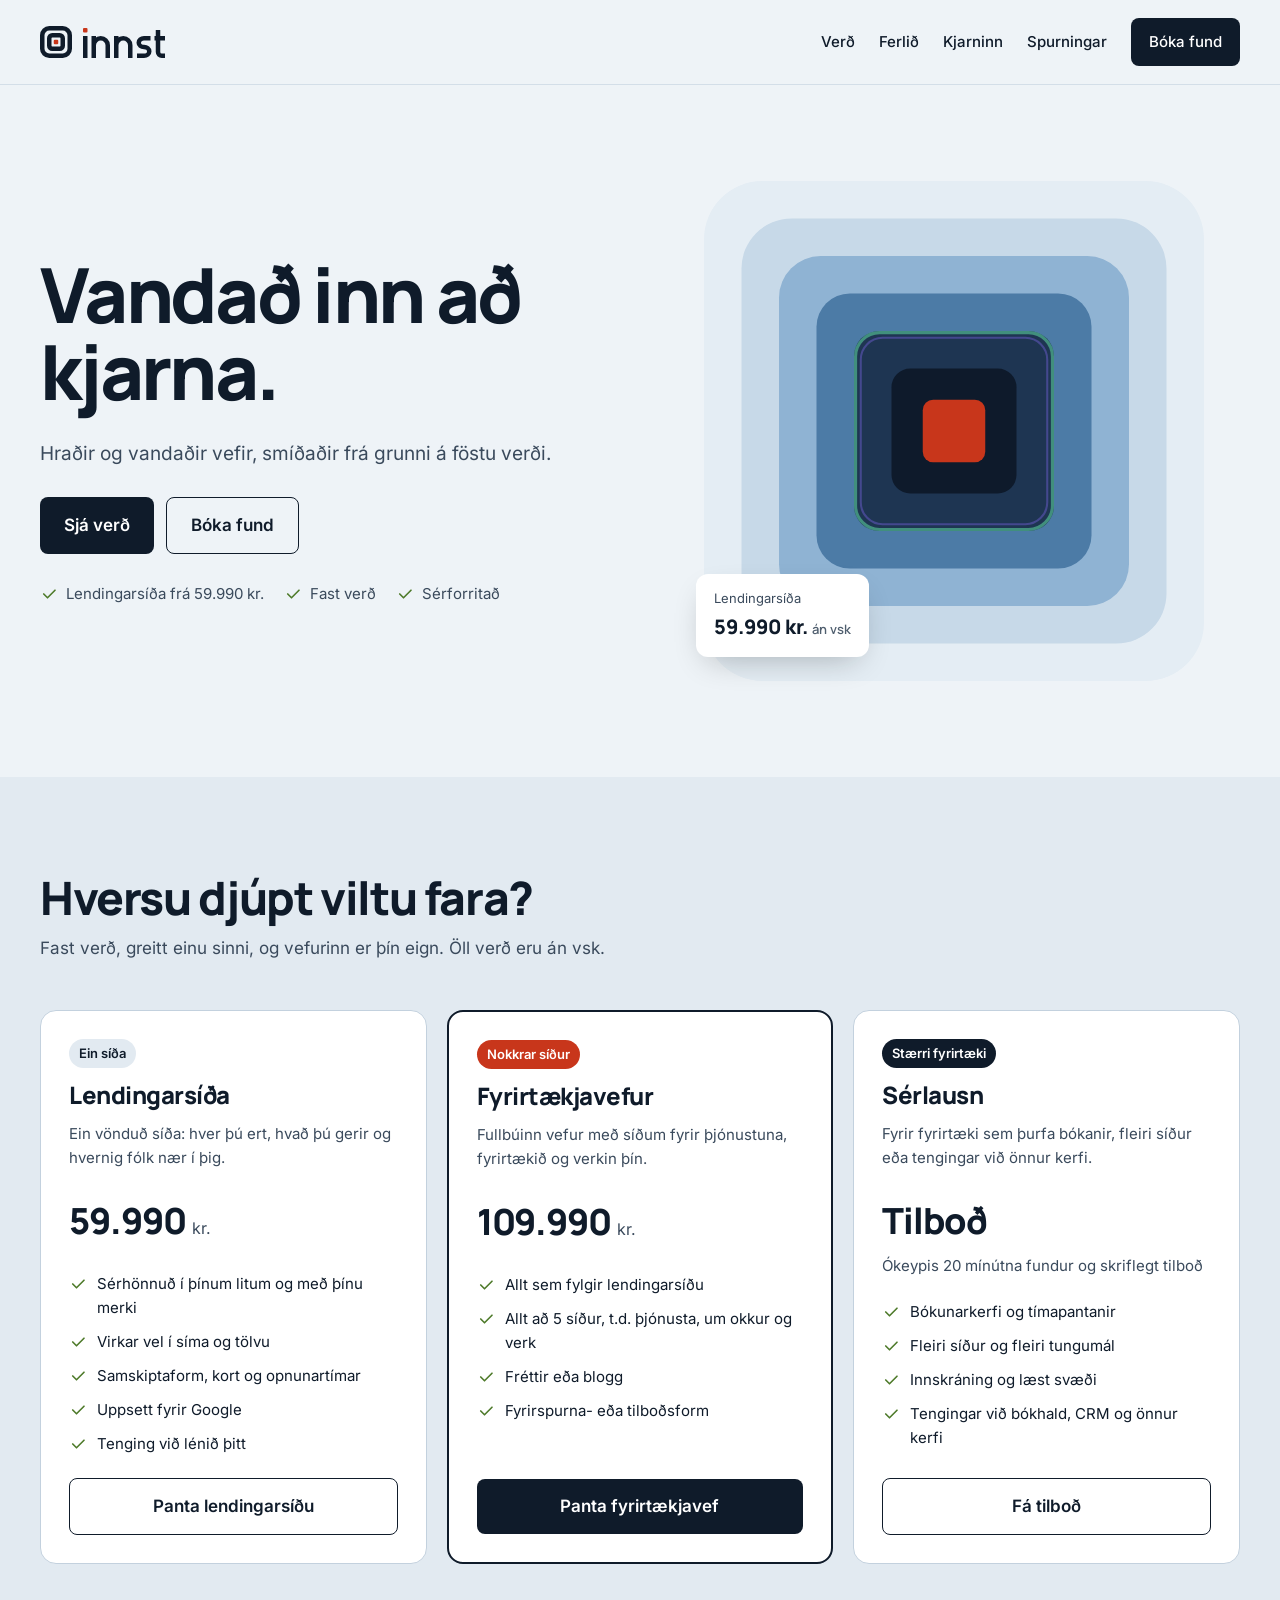
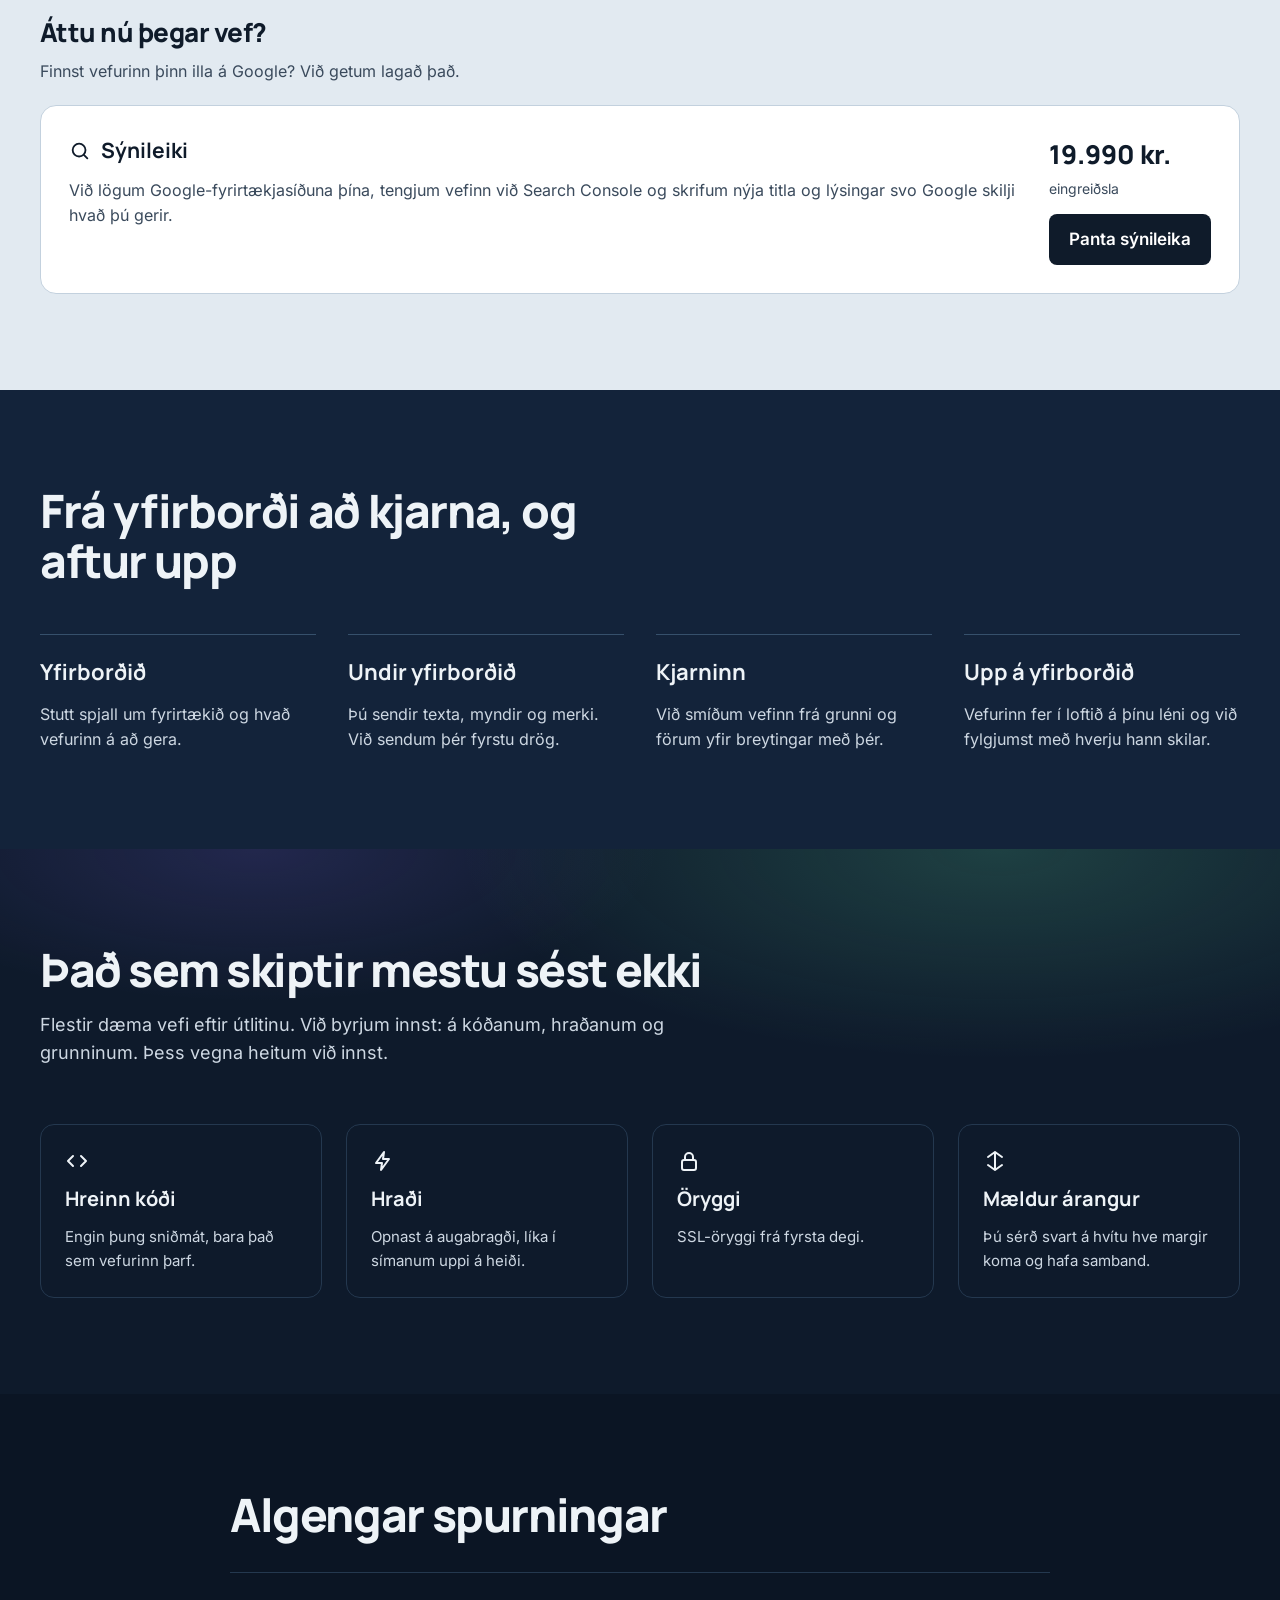
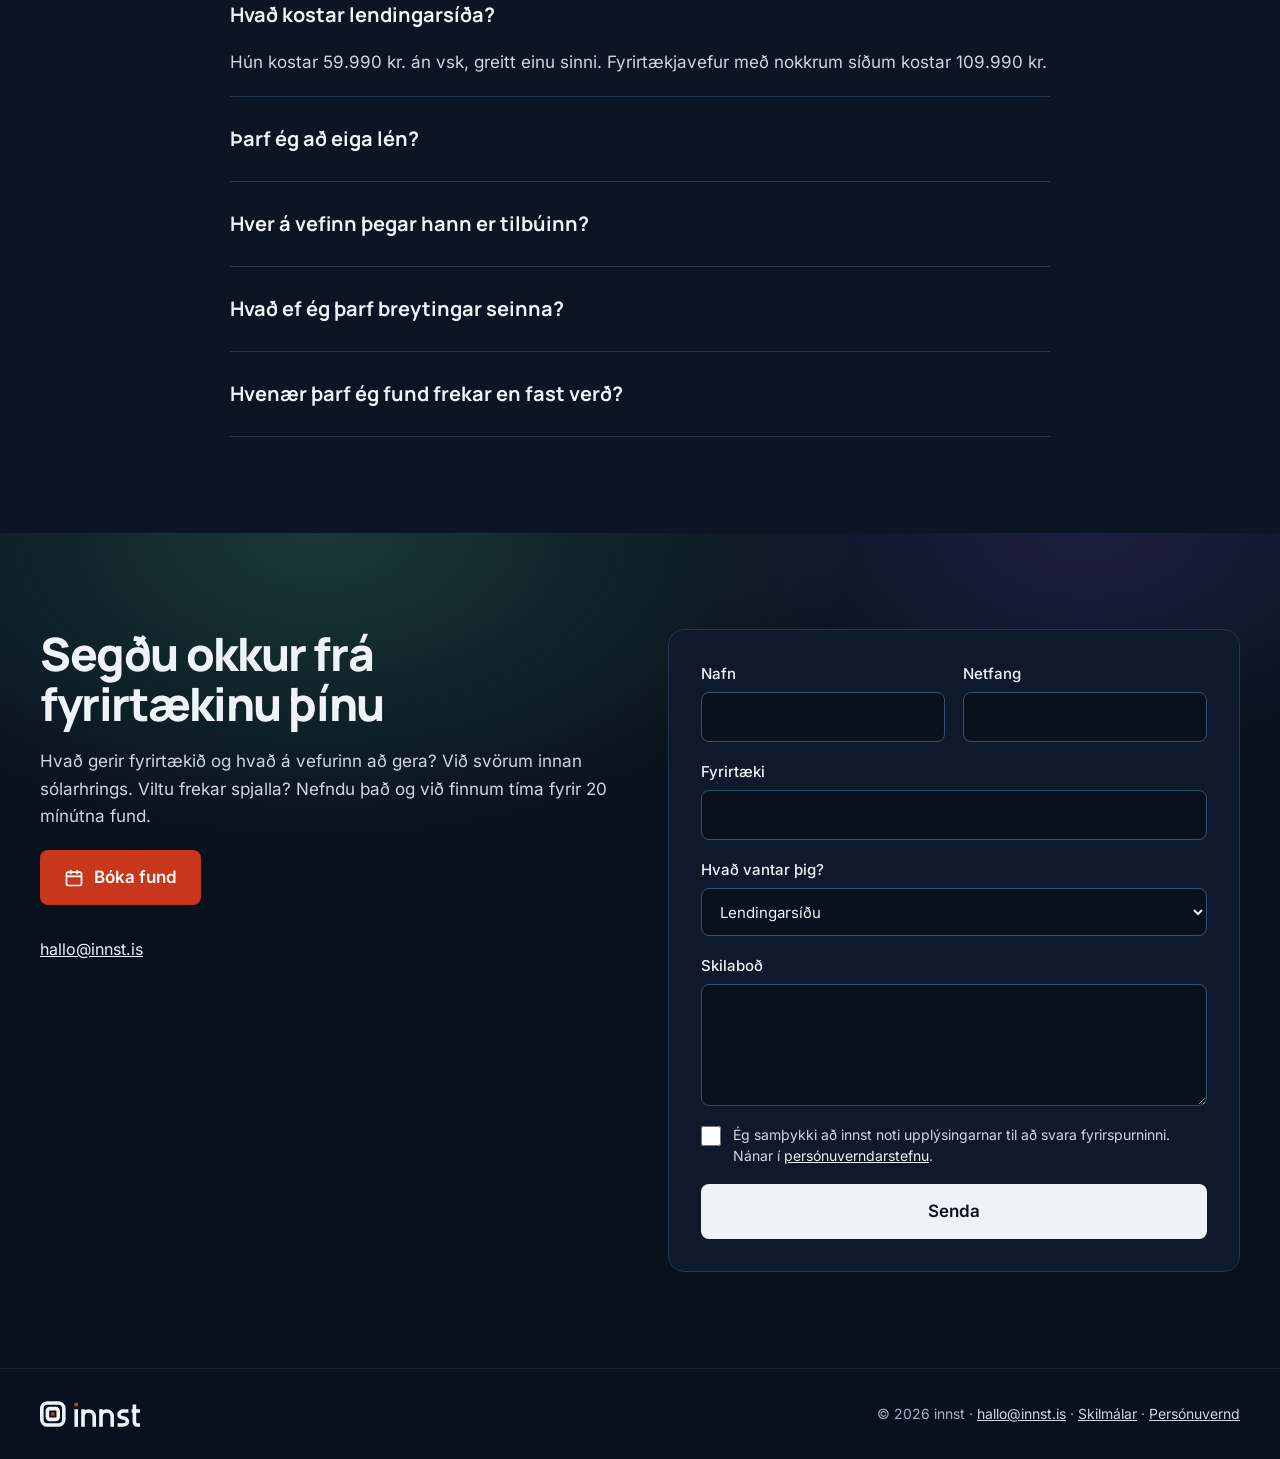
<file: index.html>
<!doctype html>
<html lang="is">
<head>
<meta charset="utf-8">
<meta name="viewport" content="width=device-width, initial-scale=1">
<title>innst — vefstofa</title>
<meta name="description" content="Vandað inn að kjarna. innst er íslensk vefstofa sem smíðar hraðar og vandaðar vefsíður á föstu verði.">
<link rel="icon" href="favicon.svg" type="image/svg+xml">
<link rel="icon" href="favicon-32.png" sizes="32x32" type="image/png">
<link rel="apple-touch-icon" href="apple-touch-icon.png">
<meta property="og:title" content="innst — vefstofa">
<meta property="og:description" content="Vandað inn að kjarna. Vefsíður á föstu verði fyrir íslensk fyrirtæki.">
<meta property="og:type" content="website">
<meta property="og:url" content="https://innst.is/">
<meta property="og:locale" content="is_IS">
<meta property="og:site_name" content="innst">
<meta property="og:image" content="https://innst.is/og-image.png">
<meta property="og:image:width" content="1200">
<meta property="og:image:height" content="630">
<meta property="og:image:alt" content="innst merkið og slagorðið Vandað inn að kjarna.">
<meta name="twitter:card" content="summary_large_image">
<link rel="canonical" href="https://innst.is/">
<script type="application/ld+json">
{
  "@context": "https://schema.org",
  "@type": "ProfessionalService",
  "name": "innst",
  "description": "Vandað inn að kjarna. Íslensk vefstofa sem smíðar hraðar og vandaðar vefsíður frá grunni. Markaðssérfræðingur og forritari vinna saman og mæla árangurinn.",
  "url": "https://innst.is/",
  "logo": "https://innst.is/assets/merki/innst-takn-1000.png",
  "image": "https://innst.is/og-image.png",
  "email": "hallo@innst.is",
  "areaServed": { "@type": "Country", "name": "Ísland" },
  "knowsLanguage": ["is", "en"],
  "priceRange": "59.990 kr. – 109.990 kr. (án vsk)",
  "founder": [
    { "@type": "Person", "name": "Axel Örn Gíslason", "jobTitle": "Stofnandi", "email": "axel@innst.is" },
    { "@type": "Person", "name": "Ólafur Rafn Gíslason", "jobTitle": "Meðstofnandi", "email": "olafur@innst.is" }
  ],
  "makesOffer": [
    { "@type": "Offer", "price": "59990", "priceCurrency": "ISK", "itemOffered": { "@type": "Service", "name": "Lendingarsíða" } },
    { "@type": "Offer", "price": "109990", "priceCurrency": "ISK", "itemOffered": { "@type": "Service", "name": "Fyrirtækjavefur" } },
    { "@type": "Offer", "price": "19990", "priceCurrency": "ISK", "itemOffered": { "@type": "Service", "name": "Sýnileiki á Google" } }
  ]
}
</script>
<link rel="preload" href="assets/letur/manrope.woff" as="font" type="font/woff" crossorigin>
<link rel="preload" href="assets/letur/inter.woff" as="font" type="font/woff" crossorigin>
<link rel="stylesheet" href="assets/letur/letur.css">
<style>
body{margin:0;background:#EEF3F7}
[hidden]{display:none !important}
.stokk{position:absolute;left:16px;top:-80px;z-index:10;background:#0F1B2A;color:#FFFFFF;padding:12px 18px;border-radius:8px;font-weight:600;text-decoration:none}
.stokk:focus{top:12px;color:#FFFFFF}
.nav{max-width:1200px;margin:0 auto;padding:18px 24px;display:flex;flex-wrap:wrap;align-items:center;gap:16px 24px}
.nav-hlekkir{margin-left:auto;display:flex;flex-wrap:wrap;align-items:center;gap:24px;font-size:15px;font-weight:500}
.nav-hlekkir a{text-decoration:none}
.nav-adgerdir{display:flex;align-items:center;gap:8px}
.nav-fundur{text-decoration:none;background:#0F1B2A;color:#FFFFFF;font-size:15px;font-weight:500;padding:12px 18px;border-radius:8px;min-height:44px;box-sizing:border-box;display:inline-flex;align-items:center}
.nav-fundur:hover{color:#FFFFFF;background:#1F3350}
.nav-takki{display:none;width:44px;height:44px;padding:0;border:1px solid #C3D1DE;border-radius:8px;background:#FFFFFF;color:#0F1B2A;cursor:pointer;align-items:center;justify-content:center}
.nav-takki:focus-visible,.nav-fundur:focus-visible{outline:2px solid #C8361B;outline-offset:2px}
.nav-takki .loka,.nav[data-valmynd="opin"] .nav-takki .opna{display:none}
.nav[data-valmynd="opin"] .nav-takki .loka{display:block}
@media (max-width: 639px){
.nav{padding:10px 16px}
.nav-adgerdir{margin-left:auto}
.nav-hlekkir{order:3;width:100%;margin:0;flex-direction:column;align-items:stretch;gap:0;font-size:17px}
.nav-hlekkir a{padding:12px 0;min-height:44px;box-sizing:border-box;border-top:1px solid #D3DEE8}
.nav[data-valmynd] .nav-takki{display:inline-flex}
.nav[data-valmynd="lokud"] .nav-hlekkir{display:none}
}
.g-radio{position:absolute;opacity:0;pointer-events:none}
.g-tabs{display:inline-flex;align-self:flex-start;background:#FFFFFF;border:1px solid #C3D1DE;border-radius:999px;padding:4px;gap:4px}
.g-tabs label{font-weight:600;font-size:15px;padding:10px 22px;min-height:44px;box-sizing:border-box;border-radius:999px;cursor:pointer;display:inline-flex;align-items:center;color:#0F1B2A}
#g-askrift:checked~.g-tabs label[for=g-askrift],#g-stadgreida:checked~.g-tabs label[for=g-stadgreida]{background:#0F1B2A;color:#FFFFFF}
#g-askrift:focus-visible~.g-tabs label[for=g-askrift],#g-stadgreida:focus-visible~.g-tabs label[for=g-stadgreida]{outline:2px solid #C8361B;outline-offset:2px}
.g-pane-stadgreida{display:none}
#g-stadgreida:checked~.g-pane-askrift{display:none !important}
#g-stadgreida:checked~.g-pane-stadgreida{display:block}
a{color:#0F1B2A}a:hover{color:#3A4A5C}
details summary{cursor:pointer;list-style:none}
details summary::-webkit-details-marker{display:none}
</style>
</head>
<body>
<div style="font-family: Inter, system-ui, sans-serif; color: #0F1B2A; background: #EEF3F7; font-size: 17px; line-height: 1.6">
<a class="stokk" href="#efni">Fara í efni</a>

<!-- NAV -->
<header style="border-bottom: 1px solid #D3DEE8; background: #EEF3F7">
<nav class="nav" aria-label="Aðalvalmynd">
<a href="#efst" aria-label="innst, forsíða" style="font-family: Manrope, sans-serif; font-weight: 800; font-size: 26px; letter-spacing: -0.04em; text-decoration: none; color: #0F1B2A; display: flex; align-items: center; gap: 10px">
<svg viewBox="0 0 250 64" width="125" height="32" aria-hidden="true"><rect x="4.5" y="4.5" width="55" height="55" rx="14" fill="none" stroke="#0F1B2A" stroke-width="9"></rect><rect x="18.5" y="18.5" width="27" height="27" rx="6" fill="none" stroke="#0F1B2A" stroke-width="9"></rect><rect x="27.5" y="27.5" width="9" height="9" rx="2" fill="#C8361B"></rect><g transform="translate(86 0)"><g fill="none" stroke="#0F1B2A" stroke-width="9"><path d="M4.5 20V64"></path><path d="M21.5 20V64M21.5 38.5A14 14 0 0 1 49.5 38.5V64"></path><path d="M66.5 20V64M66.5 38.5A14 14 0 0 1 94.5 38.5V64"></path><path d="M135 24.5H122A10.5 8.75 0 0 0 111.5 33.25A10.5 8.75 0 0 0 122 42A10.5 8.75 0 0 1 132.5 50.75A10.5 8.75 0 0 1 122 59.5H108"></path><path d="M150 8V52A7.5 7.5 0 0 0 157.5 59.5H164M143 24.5H164"></path></g><rect x="0" y="4" width="9" height="9" rx="2" fill="#C8361B"></rect></g></svg>
</a>
<div class="nav-hlekkir" id="valmynd">
<a hidden href="#verkefni">Verkin</a>
<a href="#verd">Verð</a>
<a href="#ferlid">Ferlið</a>
<a href="#kjarninn">Kjarninn</a>
<a href="#spurningar">Spurningar</a>
</div>
<div class="nav-adgerdir">
<a class="nav-fundur" href="#samband">Bóka fund</a>
<button class="nav-takki" type="button" aria-expanded="false" aria-controls="valmynd" aria-label="Valmynd">
<svg class="opna" width="22" height="22" viewBox="0 0 24 24" fill="none" stroke="currentColor" stroke-width="2" stroke-linecap="round" aria-hidden="true"><path d="M4 7h16M4 12h16M4 17h16"></path></svg>
<svg class="loka" width="22" height="22" viewBox="0 0 24 24" fill="none" stroke="currentColor" stroke-width="2" stroke-linecap="round" aria-hidden="true"><path d="M6 6l12 12M18 6L6 18"></path></svg>
</button>
</div>
</nav>
</header>

<main id="efni" tabindex="-1">

<!-- HERO -->
<section id="efst" style="max-width: 1200px; margin: 0 auto; padding: 96px 24px 96px; display: grid; grid-template-columns: repeat(auto-fit, minmax(min(100%, 440px), 1fr)); gap: 56px; align-items: center">
<div style="display: flex; flex-direction: column; gap: 28px">
<h1 style="margin: 0; font-family: Manrope, sans-serif; font-weight: 800; font-size: clamp(42px, 6.2vw, 76px); line-height: 1.02; letter-spacing: -0.035em">Vandað inn að kjarna.</h1>
<p style="margin: 0; font-size: 19px; color: #3A4A5C; max-width: 34em">Hraðir og vandaðir vefir, smíðaðir frá grunni á föstu verði.</p>
<div style="display: flex; flex-wrap: wrap; gap: 12px">
<a href="#verd" style="background: #0F1B2A; color: #FFFFFF; text-decoration: none; font-weight: 600; padding: 14px 24px; border-radius: 8px; min-height: 52px; box-sizing: border-box; display: inline-flex; align-items: center">Sjá verð</a>
<a href="#samband" style="border: 1.5px solid #0F1B2A; color: #0F1B2A; text-decoration: none; font-weight: 600; padding: 14px 24px; border-radius: 8px; min-height: 52px; box-sizing: border-box; display: inline-flex; align-items: center">Bóka fund</a>
</div>
<div style="display: flex; flex-wrap: wrap; gap: 20px; font-size: 15px; color: #3A4A5C">
<span style="display: inline-flex; align-items: center; gap: 8px"><svg width="18" height="18" viewBox="0 0 24 24" fill="none" stroke="#4E7A2A" stroke-width="2.2" stroke-linecap="round" stroke-linejoin="round" aria-hidden="true"><path d="M5 12l5 5L20 7"></path></svg>Lendingarsíða frá 59.990 kr.</span>
<span style="display: inline-flex; align-items: center; gap: 8px"><svg width="18" height="18" viewBox="0 0 24 24" fill="none" stroke="#4E7A2A" stroke-width="2.2" stroke-linecap="round" stroke-linejoin="round" aria-hidden="true"><path d="M5 12l5 5L20 7"></path></svg>Fast verð</span>
<span style="display: inline-flex; align-items: center; gap: 8px"><svg width="18" height="18" viewBox="0 0 24 24" fill="none" stroke="#4E7A2A" stroke-width="2.2" stroke-linecap="round" stroke-linejoin="round" aria-hidden="true"><path d="M5 12l5 5L20 7"></path></svg>Sérforritað</span>
</div>
</div>

<!-- layers motif -->
<div style="position: relative; width: 100%; max-width: 500px; justify-self: center">
<svg viewBox="0 0 480 480" width="100%" aria-hidden="true" style="display: block">
<rect x="0" y="0" width="480" height="480" rx="56" fill="#E4EDF4"></rect>
<rect x="36" y="36" width="408" height="408" rx="48" fill="#C7D9E8"></rect>
<rect x="72" y="72" width="336" height="336" rx="40" fill="#8FB3D3"></rect>
<rect x="108" y="108" width="264" height="264" rx="32" fill="#4C7BA6"></rect>
<rect x="144" y="144" width="192" height="192" rx="24" fill="#1E3552"></rect>
<rect x="180" y="180" width="120" height="120" rx="18" fill="#0E1A2B"></rect>
<rect x="145.5" y="145.5" width="189" height="189" rx="23" fill="none" stroke="#5FD9A0" stroke-opacity="0.55" stroke-width="3"></rect>
<rect x="150.5" y="150.5" width="179" height="179" rx="21" fill="none" stroke="#8B6CFF" stroke-opacity="0.35" stroke-width="2"></rect>
<rect x="210" y="210" width="60" height="60" rx="10" fill="#C8361B"></rect>
</svg>
<div style="position: absolute; left: -8px; bottom: 24px; background: #FFFFFF; border-radius: 12px; padding: 14px 18px; display: flex; flex-direction: column; gap: 2px; box-shadow: 0 12px 32px -12px rgba(13,15,18,0.3)">
<span style="font-size: 13px; color: #3A4A5C">Lendingarsíða</span>
<span style="font-family: Manrope, sans-serif; font-weight: 800; font-size: 20px; color: #0F1B2A">59.990 kr. <span style="font-size: 13px; font-weight: 600; color: #4F5E6E">án vsk</span></span>
<span hidden style="font-size: 13px; font-weight: 600; color: #4F5E6E">eða 12.990 kr. á mánuði í áskrift</span>
</div>
</div>
</section>

<!-- 01 PORTFOLIO -->
<section hidden id="verkefni" style="max-width: 1200px; margin: 0 auto; padding: 24px 24px 96px; display: flex; flex-direction: column; gap: 40px">
<div style="display: flex; flex-direction: column; gap: 12px; max-width: 640px">
<h2 style="margin: 0; font-family: Manrope, sans-serif; font-weight: 800; font-size: clamp(32px, 4vw, 46px); line-height: 1.08; letter-spacing: -0.03em">Innsýn í nokkur verkefni</h2>
</div>
<div style="display: grid; grid-template-columns: repeat(auto-fit, minmax(min(100%, 320px), 1fr)); gap: 24px">
<a href="https://verkstyring.netlify.app/" style="text-decoration: none; color: #0F1B2A; display: flex; flex-direction: column; gap: 16px">
<img src="assets/verkefni/verkstyring.jpg" alt="Forsíða Verkstýringar ehf." style="display: block; width: 100%; aspect-ratio: 4 / 3; object-fit: cover; object-position: top; border-radius: 12px; border: 1px solid #D3DEE8; box-sizing: border-box">
<div style="display: flex; flex-direction: column; gap: 4px">
<span style="font-size: 13px; font-weight: 600; letter-spacing: 0.06em; text-transform: uppercase; color: #4F5E6E">Fyrirtækjavefur · verkbeiðnir á netinu</span>
<span style="font-family: Manrope, sans-serif; font-weight: 700; font-size: 20px">Verkstýring ehf.</span>
<span style="font-size: 15px; color: #3A4A5C">Nýr vefur fyrir óháða byggingarstjórn á höfuðborgarsvæðinu. Viðskiptavinir senda nú verkbeiðni beint í gegnum vefinn í stað þess að hringja, og verðlisti, þjónusta og byggingarreglugerð eru á einum stað, á íslensku og ensku.</span>
</div>
</a>
<a href="https://gislio.gislio.workers.dev/" style="text-decoration: none; color: #0F1B2A; display: flex; flex-direction: column; gap: 16px">
<img src="assets/verkefni/gisli.jpg" alt="Forsíða persónulegs vefs Gísla Rafns Ólafssonar" style="display: block; width: 100%; aspect-ratio: 4 / 3; object-fit: cover; object-position: top; border-radius: 12px; border: 1px solid #D3DEE8; box-sizing: border-box">
<div style="display: flex; flex-direction: column; gap: 4px">
<span style="font-size: 13px; font-weight: 600; letter-spacing: 0.06em; text-transform: uppercase; color: #4F5E6E">Persónulegur vefur</span>
<span style="font-family: Manrope, sans-serif; font-weight: 700; font-size: 20px">Gísli Rafn Ólafsson</span>
<span style="font-size: 15px; color: #3A4A5C">Persónulegur vefur fyrir ráðgjafa, höfund og fyrirlesara um gervigreind og forystu. Greinar, bækur, fyrirlestrar og fréttabréf eru á einum stað, með skýrri leið til að bóka fyrirlestur.</span>
</div>
</a>
<div style="display: flex; flex-direction: column; gap: 16px">
<div style="aspect-ratio: 4 / 3; border-radius: 12px; background: #DDE6EE; border: 1px solid #D3DEE8; display: flex; align-items: center; justify-content: center; font-size: 14px; color: #556576">[Skjámynd af verkefni]</div>
<div style="display: flex; flex-direction: column; gap: 4px">
<span style="font-family: Manrope, sans-serif; font-weight: 700; font-size: 20px">[Næsta verkefni]</span>
<span style="font-size: 15px; color: #3A4A5C">[Stutt lýsing]</span>
</div>
</div>
</div>
</section>

<!-- 02 PRICING -->
<section id="verd" style="background: #E2EAF1">
<div style="max-width: 1200px; margin: 0 auto; padding: 96px 24px; display: flex; flex-direction: column; gap: 48px">
<div style="display: flex; flex-direction: column; gap: 12px; max-width: 640px">
<h2 style="margin: 0; font-family: Manrope, sans-serif; font-weight: 800; font-size: clamp(32px, 4vw, 46px); line-height: 1.08; letter-spacing: -0.03em">Hversu djúpt viltu fara?</h2>
<p style="margin: 0; color: #3A4A5C">Fast verð, greitt einu sinni, og vefurinn er þín eign. Öll verð eru án vsk.</p>
<p hidden style="margin: 0; color: #3A4A5C">Veldu hvort þú staðgreiðir vefinn og greiðir aðeins fyrir hýsingu eftir það, eða greiðir hann mánaðarlega í áskrift, án stofngjalds. Öll verð eru án virðisaukaskatts.</p>
</div>
<div style="display: flex; flex-direction: column; gap: 24px; position: relative">
<input type="radio" name="greidsla" id="g-stadgreida" class="g-radio" checked>
<input type="radio" name="greidsla" id="g-askrift" class="g-radio">
<div hidden class="g-tabs" role="radiogroup" aria-label="Greiðsluleið"><label for="g-stadgreida">Staðgreiða</label><label for="g-askrift">Áskrift</label></div>
<div hidden class="g-pane-askrift" style="display: flex; flex-direction: column; gap: 20px">
<div style="display: grid; grid-template-columns: repeat(auto-fit, minmax(min(100%, 260px), 1fr)); gap: 20px; align-items: stretch">
<div style="border: 1px solid #C3D1DE; border-radius: 16px; padding: 28px; display: flex; flex-direction: column; gap: 22px; background: #FFFFFF">
<div style="display: flex; flex-direction: column; gap: 8px">
<span style="align-self: flex-start; font-size: 13px; font-weight: 600; background: #E2EAF1; color: #0F1B2A; padding: 4px 10px; border-radius: 999px">Ein síða</span>
<h3 style="margin: 0; font-family: Manrope, sans-serif; font-weight: 800; font-size: 24px; letter-spacing: -0.02em">Lendingarsíða</h3>
<p style="margin: 0; color: #3A4A5C; font-size: 15px">Ein vönduð síða: hver þú ert, hvað þú gerir og hvernig fólk nær í þig.</p>
</div>
<div style="display: flex; flex-direction: column; gap: 4px">
<div style="display: flex; align-items: baseline; gap: 6px"><span style="font-family: Manrope, sans-serif; font-size: 36px; font-weight: 800; letter-spacing: -0.03em">12.990</span><span style="color: #3A4A5C; font-size: 16px">kr. á mánuði</span></div>
<span style="font-size: 15px; color: #3A4A5C">Ekkert stofngjald · 12 mánaða binding</span>
</div>
<ul style="margin: 0; padding: 0; list-style: none; display: flex; flex-direction: column; gap: 10px; font-size: 15px">
<li style="display: flex; gap: 10px"><svg width="18" height="18" viewBox="0 0 24 24" fill="none" stroke="#4E7A2A" stroke-width="2.2" stroke-linecap="round" stroke-linejoin="round" aria-hidden="true" style="flex: none; margin-top: 3px"><path d="M5 12l5 5L20 7"></path></svg>Sérhönnuð, virkar vel í síma og tölvu</li>
<li style="display: flex; gap: 10px"><svg width="18" height="18" viewBox="0 0 24 24" fill="none" stroke="#4E7A2A" stroke-width="2.2" stroke-linecap="round" stroke-linejoin="round" aria-hidden="true" style="flex: none; margin-top: 3px"><path d="M5 12l5 5L20 7"></path></svg>Samskiptaform, kort og opnunartímar</li>
<li style="display: flex; gap: 10px"><svg width="18" height="18" viewBox="0 0 24 24" fill="none" stroke="#4E7A2A" stroke-width="2.2" stroke-linecap="round" stroke-linejoin="round" aria-hidden="true" style="flex: none; margin-top: 3px"><path d="M5 12l5 5L20 7"></path></svg>Hýsing, öryggisuppfærslur og afrit</li>
<li style="display: flex; gap: 10px"><svg width="18" height="18" viewBox="0 0 24 24" fill="none" stroke="#4E7A2A" stroke-width="2.2" stroke-linecap="round" stroke-linejoin="round" aria-hidden="true" style="flex: none; margin-top: 3px"><path d="M5 12l5 5L20 7"></path></svg>1 vinnustund á mánuði fyrir breytingar</li>
</ul>
<a href="#samband" style="margin-top: auto; border: 1.5px solid #0F1B2A; color: #0F1B2A; text-decoration: none; font-weight: 600; padding: 14px 20px; border-radius: 8px; min-height: 52px; box-sizing: border-box; display: flex; align-items: center; justify-content: center">Velja áskrift</a>
</div>

<div style="border: 2px solid #0F1B2A; border-radius: 16px; padding: 28px; display: flex; flex-direction: column; gap: 22px; background: #FFFFFF">
<div style="display: flex; flex-direction: column; gap: 8px">
<span style="align-self: flex-start; font-size: 13px; font-weight: 600; background: #C8361B; color: #FFFFFF; padding: 4px 10px; border-radius: 999px">Nokkrar síður</span>
<h3 style="margin: 0; font-family: Manrope, sans-serif; font-weight: 800; font-size: 24px; letter-spacing: -0.02em">Fyrirtækjavefur</h3>
<p style="margin: 0; color: #3A4A5C; font-size: 15px">Fullbúinn vefur með síðum fyrir þjónustuna, fyrirtækið og verkin þín.</p>
</div>
<div style="display: flex; flex-direction: column; gap: 4px">
<div style="display: flex; align-items: baseline; gap: 6px"><span style="font-family: Manrope, sans-serif; font-size: 36px; font-weight: 800; letter-spacing: -0.03em">18.990</span><span style="color: #3A4A5C; font-size: 16px">kr. á mánuði</span></div>
<span style="font-size: 15px; color: #3A4A5C">Ekkert stofngjald · 12 mánaða binding</span>
</div>
<ul style="margin: 0; padding: 0; list-style: none; display: flex; flex-direction: column; gap: 10px; font-size: 15px">
<li style="display: flex; gap: 10px"><svg width="18" height="18" viewBox="0 0 24 24" fill="none" stroke="#4E7A2A" stroke-width="2.2" stroke-linecap="round" stroke-linejoin="round" aria-hidden="true" style="flex: none; margin-top: 3px"><path d="M5 12l5 5L20 7"></path></svg>Allt að 5 síður, t.d. þjónusta, um okkur og verk</li>
<li style="display: flex; gap: 10px"><svg width="18" height="18" viewBox="0 0 24 24" fill="none" stroke="#4E7A2A" stroke-width="2.2" stroke-linecap="round" stroke-linejoin="round" aria-hidden="true" style="flex: none; margin-top: 3px"><path d="M5 12l5 5L20 7"></path></svg>Hýsing, öryggisuppfærslur og afrit</li>
<li style="display: flex; gap: 10px"><svg width="18" height="18" viewBox="0 0 24 24" fill="none" stroke="#4E7A2A" stroke-width="2.2" stroke-linecap="round" stroke-linejoin="round" aria-hidden="true" style="flex: none; margin-top: 3px"><path d="M5 12l5 5L20 7"></path></svg>1 vinnustund á mánuði fyrir breytingar</li>
</ul>
<a href="#samband" style="margin-top: auto; background: #0F1B2A; color: #FFFFFF; text-decoration: none; font-weight: 600; padding: 14px 20px; border-radius: 8px; min-height: 52px; box-sizing: border-box; display: flex; align-items: center; justify-content: center">Velja áskrift</a>
</div>
<div style="border: 1px solid #C3D1DE; border-radius: 16px; padding: 28px; display: flex; flex-direction: column; gap: 22px; background: #FFFFFF">
<div style="display: flex; flex-direction: column; gap: 8px">
<span style="align-self: flex-start; font-size: 13px; font-weight: 600; background: #0F1B2A; color: #FFFFFF; padding: 4px 10px; border-radius: 999px">Stærri fyrirtæki</span>
<h3 style="margin: 0; font-family: Manrope, sans-serif; font-weight: 800; font-size: 24px; letter-spacing: -0.02em">Sérlausn</h3>
<p style="margin: 0; color: #3A4A5C; font-size: 15px">Fyrir fyrirtæki sem þurfa bókanir, fleiri síður eða tengingar við önnur kerfi.</p>
</div>
<div style="display: flex; flex-direction: column; gap: 4px">
<div style="display: flex; align-items: baseline; gap: 6px"><span style="font-family: Manrope, sans-serif; font-size: 36px; font-weight: 800; letter-spacing: -0.03em">Tilboð</span></div>
<span style="font-size: 15px; color: #3A4A5C">Í áskrift eða staðgreitt · ókeypis 20 mínútna fundur</span>
</div>
<ul style="margin: 0; padding: 0; list-style: none; display: flex; flex-direction: column; gap: 10px; font-size: 15px">
<li style="display: flex; gap: 10px"><svg width="18" height="18" viewBox="0 0 24 24" fill="none" stroke="#4E7A2A" stroke-width="2.2" stroke-linecap="round" stroke-linejoin="round" aria-hidden="true" style="flex: none; margin-top: 3px"><path d="M5 12l5 5L20 7"></path></svg>Bókunarkerfi og tímapantanir</li>
<li style="display: flex; gap: 10px"><svg width="18" height="18" viewBox="0 0 24 24" fill="none" stroke="#4E7A2A" stroke-width="2.2" stroke-linecap="round" stroke-linejoin="round" aria-hidden="true" style="flex: none; margin-top: 3px"><path d="M5 12l5 5L20 7"></path></svg>Fleiri síður og fleiri tungumál</li>
<li style="display: flex; gap: 10px"><svg width="18" height="18" viewBox="0 0 24 24" fill="none" stroke="#4E7A2A" stroke-width="2.2" stroke-linecap="round" stroke-linejoin="round" aria-hidden="true" style="flex: none; margin-top: 3px"><path d="M5 12l5 5L20 7"></path></svg>Innskráning og læst svæði</li>
<li style="display: flex; gap: 10px"><svg width="18" height="18" viewBox="0 0 24 24" fill="none" stroke="#4E7A2A" stroke-width="2.2" stroke-linecap="round" stroke-linejoin="round" aria-hidden="true" style="flex: none; margin-top: 3px"><path d="M5 12l5 5L20 7"></path></svg>Tengingar við bókhald, CRM og önnur kerfi</li>
<li hidden style="display: flex; gap: 10px"><svg width="18" height="18" viewBox="0 0 24 24" fill="none" stroke="#4E7A2A" stroke-width="2.2" stroke-linecap="round" stroke-linejoin="round" aria-hidden="true" style="flex: none; margin-top: 3px"><path d="M5 12l5 5L20 7"></path></svg>Hýsing, umsjón og vinnustundir eftir þörfum</li>
</ul>
<a href="#samband" style="margin-top: auto; border: 1.5px solid #0F1B2A; color: #0F1B2A; text-decoration: none; font-weight: 600; padding: 14px 20px; border-radius: 8px; min-height: 52px; box-sizing: border-box; display: flex; align-items: center; justify-content: center">Fá tilboð</a>
</div>
</div>
<div style="border: 1px solid #C3D1DE; border-radius: 16px; padding: 20px 24px; background: #EEF3F7; display: flex; flex-direction: column; gap: 6px">
<span style="font-family: Manrope, sans-serif; font-weight: 700; font-size: 17px">Svona virkar áskriftin</span>
<span style="font-size: 15px; color: #3A4A5C">Binditíminn er 12 mánuðir og eftir það heldur áskriftin áfram mánaðarlega með eins mánaðar uppsagnarfresti. Vinnustundin færist ekki á milli mánaða og vinna umfram hana kostar 14.990 kr. á klukkustund. Viltu eiga vefinn? Eftir 12 mánuði getur þú keypt hann út fyrir 29.990 kr. (lendingarsíða) eða 49.990 kr. (fyrirtækjavefur). <a href="/skilmalar" style="color: #0F1B2A">Lesa skilmálana</a></span>
</div>
</div>
<div class="g-pane-stadgreida">
<div style="display: grid; grid-template-columns: repeat(auto-fit, minmax(min(100%, 260px), 1fr)); gap: 20px; align-items: stretch">

<div style="border: 1px solid #C3D1DE; border-radius: 16px; padding: 28px; display: flex; flex-direction: column; gap: 22px; background: #FFFFFF">
<div style="display: flex; flex-direction: column; gap: 8px">
<span style="align-self: flex-start; font-size: 13px; font-weight: 600; background: #E2EAF1; color: #0F1B2A; padding: 4px 10px; border-radius: 999px">Ein síða</span>
<h3 style="margin: 0; font-family: Manrope, sans-serif; font-weight: 800; font-size: 24px; letter-spacing: -0.02em">Lendingarsíða</h3>
<p style="margin: 0; color: #3A4A5C; font-size: 15px">Ein vönduð síða: hver þú ert, hvað þú gerir og hvernig fólk nær í þig.</p>
</div>
<div style="display: flex; flex-direction: column; gap: 4px">
<div style="display: flex; align-items: baseline; gap: 6px"><span style="font-family: Manrope, sans-serif; font-size: 36px; font-weight: 800; letter-spacing: -0.03em">59.990</span><span style="color: #3A4A5C; font-size: 16px">kr.</span></div>
<span hidden style="font-size: 15px; color: #3A4A5C">+ 3.990 kr. á mánuði fyrir hýsingu</span>
</div>
<ul style="margin: 0; padding: 0; list-style: none; display: flex; flex-direction: column; gap: 10px; font-size: 15px">
<li style="display: flex; gap: 10px"><svg width="18" height="18" viewBox="0 0 24 24" fill="none" stroke="#4E7A2A" stroke-width="2.2" stroke-linecap="round" stroke-linejoin="round" aria-hidden="true" style="flex: none; margin-top: 3px"><path d="M5 12l5 5L20 7"></path></svg>Sérhönnuð í þínum litum og með þínu merki</li>
<li style="display: flex; gap: 10px"><svg width="18" height="18" viewBox="0 0 24 24" fill="none" stroke="#4E7A2A" stroke-width="2.2" stroke-linecap="round" stroke-linejoin="round" aria-hidden="true" style="flex: none; margin-top: 3px"><path d="M5 12l5 5L20 7"></path></svg>Virkar vel í síma og tölvu</li>
<li style="display: flex; gap: 10px"><svg width="18" height="18" viewBox="0 0 24 24" fill="none" stroke="#4E7A2A" stroke-width="2.2" stroke-linecap="round" stroke-linejoin="round" aria-hidden="true" style="flex: none; margin-top: 3px"><path d="M5 12l5 5L20 7"></path></svg>Samskiptaform, kort og opnunartímar</li>
<li style="display: flex; gap: 10px"><svg width="18" height="18" viewBox="0 0 24 24" fill="none" stroke="#4E7A2A" stroke-width="2.2" stroke-linecap="round" stroke-linejoin="round" aria-hidden="true" style="flex: none; margin-top: 3px"><path d="M5 12l5 5L20 7"></path></svg>Uppsett fyrir Google</li>
<li style="display: flex; gap: 10px"><svg width="18" height="18" viewBox="0 0 24 24" fill="none" stroke="#4E7A2A" stroke-width="2.2" stroke-linecap="round" stroke-linejoin="round" aria-hidden="true" style="flex: none; margin-top: 3px"><path d="M5 12l5 5L20 7"></path></svg>Tenging við lénið þitt</li>
</ul>
<a href="#samband" style="margin-top: auto; border: 1.5px solid #0F1B2A; color: #0F1B2A; text-decoration: none; font-weight: 600; padding: 14px 20px; border-radius: 8px; min-height: 52px; box-sizing: border-box; display: flex; align-items: center; justify-content: center">Panta lendingarsíðu</a>
</div>

<div style="border: 2px solid #0F1B2A; border-radius: 16px; padding: 28px; display: flex; flex-direction: column; gap: 22px; background: #FFFFFF">
<div style="display: flex; flex-direction: column; gap: 8px">
<span style="align-self: flex-start; font-size: 13px; font-weight: 600; background: #C8361B; color: #FFFFFF; padding: 4px 10px; border-radius: 999px">Nokkrar síður</span>
<h3 style="margin: 0; font-family: Manrope, sans-serif; font-weight: 800; font-size: 24px; letter-spacing: -0.02em">Fyrirtækjavefur</h3>
<p style="margin: 0; color: #3A4A5C; font-size: 15px">Fullbúinn vefur með síðum fyrir þjónustuna, fyrirtækið og verkin þín.</p>
</div>
<div style="display: flex; flex-direction: column; gap: 4px">
<div style="display: flex; align-items: baseline; gap: 6px"><span style="font-family: Manrope, sans-serif; font-size: 36px; font-weight: 800; letter-spacing: -0.03em">109.990</span><span style="color: #3A4A5C; font-size: 16px">kr.</span></div>
<span hidden style="font-size: 15px; color: #3A4A5C">+ 3.990 kr. á mánuði fyrir hýsingu</span>
</div>
<ul style="margin: 0; padding: 0; list-style: none; display: flex; flex-direction: column; gap: 10px; font-size: 15px">
<li style="display: flex; gap: 10px"><svg width="18" height="18" viewBox="0 0 24 24" fill="none" stroke="#4E7A2A" stroke-width="2.2" stroke-linecap="round" stroke-linejoin="round" aria-hidden="true" style="flex: none; margin-top: 3px"><path d="M5 12l5 5L20 7"></path></svg>Allt sem fylgir lendingarsíðu</li>
<li style="display: flex; gap: 10px"><svg width="18" height="18" viewBox="0 0 24 24" fill="none" stroke="#4E7A2A" stroke-width="2.2" stroke-linecap="round" stroke-linejoin="round" aria-hidden="true" style="flex: none; margin-top: 3px"><path d="M5 12l5 5L20 7"></path></svg>Allt að 5 síður, t.d. þjónusta, um okkur og verk</li>
<li style="display: flex; gap: 10px"><svg width="18" height="18" viewBox="0 0 24 24" fill="none" stroke="#4E7A2A" stroke-width="2.2" stroke-linecap="round" stroke-linejoin="round" aria-hidden="true" style="flex: none; margin-top: 3px"><path d="M5 12l5 5L20 7"></path></svg>Fréttir eða blogg</li>
<li style="display: flex; gap: 10px"><svg width="18" height="18" viewBox="0 0 24 24" fill="none" stroke="#4E7A2A" stroke-width="2.2" stroke-linecap="round" stroke-linejoin="round" aria-hidden="true" style="flex: none; margin-top: 3px"><path d="M5 12l5 5L20 7"></path></svg>Fyrirspurna- eða tilboðsform</li>
</ul>
<a href="#samband" style="margin-top: auto; background: #0F1B2A; color: #FFFFFF; text-decoration: none; font-weight: 600; padding: 14px 20px; border-radius: 8px; min-height: 52px; box-sizing: border-box; display: flex; align-items: center; justify-content: center">Panta fyrirtækjavef</a>
</div>
<div style="border: 1px solid #C3D1DE; border-radius: 16px; padding: 28px; display: flex; flex-direction: column; gap: 22px; background: #FFFFFF">
<div style="display: flex; flex-direction: column; gap: 8px">
<span style="align-self: flex-start; font-size: 13px; font-weight: 600; background: #0F1B2A; color: #FFFFFF; padding: 4px 10px; border-radius: 999px">Stærri fyrirtæki</span>
<h3 style="margin: 0; font-family: Manrope, sans-serif; font-weight: 800; font-size: 24px; letter-spacing: -0.02em">Sérlausn</h3>
<p style="margin: 0; color: #3A4A5C; font-size: 15px">Fyrir fyrirtæki sem þurfa bókanir, fleiri síður eða tengingar við önnur kerfi.</p>
</div>
<div style="display: flex; flex-direction: column; gap: 4px">
<div style="display: flex; align-items: baseline; gap: 6px"><span style="font-family: Manrope, sans-serif; font-size: 36px; font-weight: 800; letter-spacing: -0.03em">Tilboð</span></div>
<span style="font-size: 15px; color: #3A4A5C">Ókeypis 20 mínútna fundur og skriflegt tilboð</span>
</div>
<ul style="margin: 0; padding: 0; list-style: none; display: flex; flex-direction: column; gap: 10px; font-size: 15px">
<li style="display: flex; gap: 10px"><svg width="18" height="18" viewBox="0 0 24 24" fill="none" stroke="#4E7A2A" stroke-width="2.2" stroke-linecap="round" stroke-linejoin="round" aria-hidden="true" style="flex: none; margin-top: 3px"><path d="M5 12l5 5L20 7"></path></svg>Bókunarkerfi og tímapantanir</li>
<li style="display: flex; gap: 10px"><svg width="18" height="18" viewBox="0 0 24 24" fill="none" stroke="#4E7A2A" stroke-width="2.2" stroke-linecap="round" stroke-linejoin="round" aria-hidden="true" style="flex: none; margin-top: 3px"><path d="M5 12l5 5L20 7"></path></svg>Fleiri síður og fleiri tungumál</li>
<li style="display: flex; gap: 10px"><svg width="18" height="18" viewBox="0 0 24 24" fill="none" stroke="#4E7A2A" stroke-width="2.2" stroke-linecap="round" stroke-linejoin="round" aria-hidden="true" style="flex: none; margin-top: 3px"><path d="M5 12l5 5L20 7"></path></svg>Innskráning og læst svæði</li>
<li style="display: flex; gap: 10px"><svg width="18" height="18" viewBox="0 0 24 24" fill="none" stroke="#4E7A2A" stroke-width="2.2" stroke-linecap="round" stroke-linejoin="round" aria-hidden="true" style="flex: none; margin-top: 3px"><path d="M5 12l5 5L20 7"></path></svg>Tengingar við bókhald, CRM og önnur kerfi</li>
<li hidden style="display: flex; gap: 10px"><svg width="18" height="18" viewBox="0 0 24 24" fill="none" stroke="#4E7A2A" stroke-width="2.2" stroke-linecap="round" stroke-linejoin="round" aria-hidden="true" style="flex: none; margin-top: 3px"><path d="M5 12l5 5L20 7"></path></svg>Hýsing, umsjón og vinnustundir eftir þörfum</li>
</ul>
<a href="#samband" style="margin-top: auto; border: 1.5px solid #0F1B2A; color: #0F1B2A; text-decoration: none; font-weight: 600; padding: 14px 20px; border-radius: 8px; min-height: 52px; box-sizing: border-box; display: flex; align-items: center; justify-content: center">Fá tilboð</a>
</div>

<div hidden style="border: 1px solid #C3D1DE; border-radius: 16px; padding: 28px; display: flex; flex-direction: column; gap: 22px; background: #FFFFFF">
<div style="display: flex; flex-direction: column; gap: 8px">
<span style="align-self: flex-start; font-size: 13px; font-weight: 600; background: #E2EAF1; color: #0F1B2A; padding: 4px 10px; border-radius: 999px">Netverslun</span>
<h3 style="margin: 0; font-family: Manrope, sans-serif; font-weight: 800; font-size: 24px; letter-spacing: -0.02em">Vefverslun</h3>
<p style="margin: 0; color: #3A4A5C; font-size: 15px">Seldu vörurnar þínar á netinu, með körfu, greiðslum og pöntunum á einum stað.</p>
</div>
<div style="display: flex; flex-direction: column; gap: 4px">
<div style="display: flex; align-items: baseline; gap: 6px"><span style="color: #3A4A5C; font-size: 16px">Frá</span><span style="font-family: Manrope, sans-serif; font-size: 36px; font-weight: 800; letter-spacing: -0.03em">199.990</span><span style="color: #3A4A5C; font-size: 16px">kr.</span></div>
<span style="font-size: 15px; color: #3A4A5C">+ 6.990 kr. á mánuði</span>
</div>
<ul style="margin: 0; padding: 0; list-style: none; display: flex; flex-direction: column; gap: 10px; font-size: 15px">
<li style="display: flex; gap: 10px"><svg width="18" height="18" viewBox="0 0 24 24" fill="none" stroke="#4E7A2A" stroke-width="2.2" stroke-linecap="round" stroke-linejoin="round" aria-hidden="true" style="flex: none; margin-top: 3px"><path d="M5 12l5 5L20 7"></path></svg>Allt sem fylgir fyrirtækjavef</li>
<li style="display: flex; gap: 10px"><svg width="18" height="18" viewBox="0 0 24 24" fill="none" stroke="#4E7A2A" stroke-width="2.2" stroke-linecap="round" stroke-linejoin="round" aria-hidden="true" style="flex: none; margin-top: 3px"><path d="M5 12l5 5L20 7"></path></svg>Vörusíður, karfa og örugg greiðsla</li>
<li style="display: flex; gap: 10px"><svg width="18" height="18" viewBox="0 0 24 24" fill="none" stroke="#4E7A2A" stroke-width="2.2" stroke-linecap="round" stroke-linejoin="round" aria-hidden="true" style="flex: none; margin-top: 3px"><path d="M5 12l5 5L20 7"></path></svg>Tenging við íslenska greiðslugátt</li>
<li style="display: flex; gap: 10px"><svg width="18" height="18" viewBox="0 0 24 24" fill="none" stroke="#4E7A2A" stroke-width="2.2" stroke-linecap="round" stroke-linejoin="round" aria-hidden="true" style="flex: none; margin-top: 3px"><path d="M5 12l5 5L20 7"></path></svg>Pantanayfirlit og birgðastaða</li>
<li style="display: flex; gap: 10px"><svg width="18" height="18" viewBox="0 0 24 24" fill="none" stroke="#4E7A2A" stroke-width="2.2" stroke-linecap="round" stroke-linejoin="round" aria-hidden="true" style="flex: none; margin-top: 3px"><path d="M5 12l5 5L20 7"></path></svg>Kennsla í að setja inn vörur</li>
</ul>
<a href="#samband" style="margin-top: auto; border: 1.5px solid #0F1B2A; color: #0F1B2A; text-decoration: none; font-weight: 600; padding: 14px 20px; border-radius: 8px; min-height: 52px; box-sizing: border-box; display: flex; align-items: center; justify-content: center">Fá tilboð</a>
</div>


<div hidden style="border: 1.5px dashed #9DB0C2; border-radius: 16px; padding: 28px; display: flex; flex-direction: column; gap: 22px; background: #EEF3F7">
<div style="display: flex; flex-direction: column; gap: 8px">
<span style="align-self: flex-start; font-size: 13px; font-weight: 600; background: #D3DEE8; color: #3A4A5C; padding: 4px 10px; border-radius: 999px">Væntanlegt</span>
<h3 style="margin: 0; font-family: Manrope, sans-serif; font-weight: 800; font-size: 24px; letter-spacing: -0.02em">Smáforrit</h3>
<p style="margin: 0; color: #3A4A5C; font-size: 15px">Öpp fyrir síma og vef, frá hugmynd að útgáfu. Við erum að smíða tvö öpp núna og opnum fyrir þessa þjónustu fljótlega.</p>
</div>
<div style="display: flex; align-items: baseline; gap: 8px">
<span style="font-family: Manrope, sans-serif; font-size: 36px; font-weight: 800; letter-spacing: -0.03em; color: #4F5E6E">Bráðum</span>
</div>
<p style="margin: 0; font-size: 15px; color: #3A4A5C">Viltu heyra þegar það opnar? Sendu okkur línu og við látum þig vita.</p>
<a href="#samband" style="margin-top: auto; border: 1.5px solid #9DB0C2; color: #0F1B2A; text-decoration: none; font-weight: 600; padding: 14px 24px; border-radius: 8px; min-height: 52px; box-sizing: border-box; display: flex; align-items: center; justify-content: center">Láta mig vita</a>
</div>


</div>
</div>
</div>

<!-- CARE PLANS (falið þar til greiðslusíða er komin) -->
<div hidden style="display: grid; grid-template-columns: repeat(auto-fit, minmax(min(100%, 300px), 1fr)); gap: 24px">
<div style="border-radius: 16px; padding: 28px; background: #0F1B2A; color: #EEF3F7; display: flex; flex-direction: column; gap: 14px">
<span style="display: inline-flex; align-items: center; gap: 10px; font-family: Manrope, sans-serif; font-weight: 700; font-size: 21px"><svg width="22" height="22" viewBox="0 0 24 24" fill="none" stroke="currentColor" stroke-width="2" stroke-linecap="round" stroke-linejoin="round" aria-hidden="true"><path d="M12 3l8 4v5c0 5-3.5 8-8 9-4.5-1-8-4-8-9V7l8-4z"></path><path d="M9 12l2 2 4-4"></path></svg>Umsjón · 4.990 kr. á mánuði</span>
<span style="font-size: 16px; color: #CDD7E2">Fyrir þá sem staðgreiða vefinn, eða eiga vef frá öðrum. Öryggisuppfærslur, afrit og 1 vinnustund á mánuði fyrir breytingar, og hýsing ef vefurinn er frá innst. Þú sendir skilaboð, við græjum það.</span>
<span style="font-size: 14px; color: #A3B3C6">Öll verð eru án vsk.</span>
</div>
<div style="border: 2px solid #4E7A2A; border-radius: 16px; padding: 28px; background: #FFFFFF; display: flex; flex-direction: column; gap: 14px">
<span style="align-self: flex-start; font-size: 13px; font-weight: 600; background: #4E7A2A; color: #FFFFFF; padding: 4px 10px; border-radius: 999px">Mest fyrir vefinn</span>
<span style="font-family: Manrope, sans-serif; font-weight: 800; font-size: 24px; letter-spacing: -0.02em">Vöxtur</span>
<div style="display: flex; align-items: baseline; gap: 6px"><span style="font-family: Manrope, sans-serif; font-size: 30px; font-weight: 800; letter-spacing: -0.03em">19.990</span><span style="color: #3A4A5C; font-size: 15px">kr. á mánuði</span></div>
<span style="font-size: 15px; color: #3A4A5C">Fyrir þá sem vilja að vefurinn vinni fyrir sig, ekki bara að hann sé til.</span>
<ul style="margin: 0; padding: 0; list-style: none; display: flex; flex-direction: column; gap: 8px; font-size: 15px">
<li style="display: flex; gap: 10px"><svg width="18" height="18" viewBox="0 0 24 24" fill="none" stroke="#4E7A2A" stroke-width="2.2" stroke-linecap="round" stroke-linejoin="round" aria-hidden="true" style="flex: none; margin-top: 3px"><path d="M5 12l5 5L20 7"></path></svg>3 vinnustundir á mánuði</li>
<li style="display: flex; gap: 10px"><svg width="18" height="18" viewBox="0 0 24 24" fill="none" stroke="#4E7A2A" stroke-width="2.2" stroke-linecap="round" stroke-linejoin="round" aria-hidden="true" style="flex: none; margin-top: 3px"><path d="M5 12l5 5L20 7"></path></svg>Mánaðarlegt yfirlit: heimsóknir, fyrirspurnir og hvaðan þær koma</li>
<li style="display: flex; gap: 10px"><svg width="18" height="18" viewBox="0 0 24 24" fill="none" stroke="#4E7A2A" stroke-width="2.2" stroke-linecap="round" stroke-linejoin="round" aria-hidden="true" style="flex: none; margin-top: 3px"><path d="M5 12l5 5L20 7"></path></svg>Leitarvélabestun og Google-fyrirtækjasíða í umsjón</li>
<li style="display: flex; gap: 10px"><svg width="18" height="18" viewBox="0 0 24 24" fill="none" stroke="#4E7A2A" stroke-width="2.2" stroke-linecap="round" stroke-linejoin="round" aria-hidden="true" style="flex: none; margin-top: 3px"><path d="M5 12l5 5L20 7"></path></svg>Tillögur að úrbótum í hverjum mánuði</li>
</ul>
<a href="#samband" style="align-self: flex-start; margin-top: auto; background: #0F1B2A; color: #FFFFFF; text-decoration: none; font-weight: 600; padding: 12px 20px; border-radius: 8px; min-height: 48px; box-sizing: border-box; display: inline-flex; align-items: center">Velja Vöxt</a>
</div>
</div>

<!-- ADD-ONS -->
<div style="display: flex; flex-direction: column; gap: 20px">
<div style="display: flex; flex-direction: column; gap: 6px">
<h3 style="margin: 0; font-family: Manrope, sans-serif; font-weight: 800; font-size: 26px; letter-spacing: -0.02em">Áttu nú þegar vef?</h3>
<p style="margin: 0; color: #3A4A5C; font-size: 16px">Finnst vefurinn þinn illa á Google? Við getum lagað það.</p>
</div>
<div style="display: grid; grid-template-columns: repeat(auto-fit, minmax(min(100%, 420px), 1fr)); gap: 24px">
<div style="border: 1px solid #C3D1DE; border-radius: 16px; padding: 28px; background: #FFFFFF; display: flex; flex-wrap: wrap; gap: 20px; justify-content: space-between; align-items: flex-start">
<div style="display: flex; flex-direction: column; gap: 10px; flex: 1 1 240px">
<span style="display: inline-flex; align-items: center; gap: 10px; font-family: Manrope, sans-serif; font-weight: 700; font-size: 21px"><svg width="22" height="22" viewBox="0 0 24 24" fill="none" stroke="currentColor" stroke-width="2" stroke-linecap="round" stroke-linejoin="round" aria-hidden="true"><circle cx="11" cy="11" r="7"></circle><path d="M20 20l-3.5-3.5"></path></svg>Sýnileiki</span>
<span style="font-size: 16px; color: #3A4A5C">Við lögum Google-fyrirtækjasíðuna þína, tengjum vefinn við Search Console og skrifum nýja titla og lýsingar svo Google skilji hvað þú gerir.</span>
</div>
<div style="display: flex; flex-direction: column; align-items: flex-start; gap: 2px">
<span style="font-family: Manrope, sans-serif; font-weight: 800; font-size: 26px">19.990 kr.</span>
<span style="font-size: 14px; color: #3A4A5C">eingreiðsla</span>
<a href="#samband" style="margin-top: 12px; background: #0F1B2A; color: #FFFFFF; text-decoration: none; font-weight: 600; padding: 12px 20px; border-radius: 8px; min-height: 48px; box-sizing: border-box; display: inline-flex; align-items: center; white-space: nowrap">Panta sýnileika</a>
</div>
</div>
</div>
</div>

</div>
</section>

<!-- 03 PROCESS -->
<section id="ferlid" style="background: #13233A; color: #EEF3F7">
<div style="max-width: 1200px; margin: 0 auto; padding: 96px 24px; display: flex; flex-direction: column; gap: 48px">
<div style="display: flex; flex-direction: column; gap: 12px; max-width: 640px">
<h2 style="margin: 0; font-family: Manrope, sans-serif; font-weight: 800; font-size: clamp(32px, 4vw, 46px); line-height: 1.08; letter-spacing: -0.03em; color: #EEF3F7">Frá yfirborði að kjarna, og aftur upp</h2>
</div>
<ol style="margin: 0; padding: 0; list-style: none; display: grid; grid-template-columns: repeat(auto-fit, minmax(min(100%, 220px), 1fr)); gap: 32px">
<li style="display: flex; flex-direction: column; gap: 12px; border-top: 1px solid #36506B; padding-top: 20px">
<span style="font-family: Manrope, sans-serif; font-size: 22px; font-weight: 700">Yfirborðið</span>
<span style="font-size: 16px; color: #CDD7E2">Stutt spjall um fyrirtækið og hvað vefurinn á að gera.</span>
</li>
<li style="display: flex; flex-direction: column; gap: 12px; border-top: 1px solid #36506B; padding-top: 20px">
<span style="font-family: Manrope, sans-serif; font-weight: 700; font-size: 22px">Undir yfirborðið</span>
<span style="font-size: 16px; color: #CDD7E2">Þú sendir texta, myndir og merki. Við sendum þér fyrstu drög.</span>
</li>
<li style="display: flex; flex-direction: column; gap: 12px; border-top: 1px solid #36506B; padding-top: 20px">
<span style="font-family: Manrope, sans-serif; font-weight: 700; font-size: 22px">Kjarninn</span>
<span style="font-size: 16px; color: #CDD7E2">Við smíðum vefinn frá grunni og förum yfir breytingar með þér.</span>
</li>
<li style="display: flex; flex-direction: column; gap: 12px; border-top: 1px solid #36506B; padding-top: 20px">
<span style="font-family: Manrope, sans-serif; font-weight: 700; font-size: 22px">Upp á yfirborðið</span>
<span style="font-size: 16px; color: #CDD7E2">Vefurinn fer í loftið á þínu léni og við fylgjumst með hverju hann skilar.</span>
</li>
</ol>
</div>
</section>

<!-- 04 CORE / ABOUT -->
<section id="kjarninn" style="background: radial-gradient(ellipse 60% 55% at 78% 0%, rgba(95,217,160,0.20), transparent 70%), radial-gradient(ellipse 45% 40% at 20% 0%, rgba(139,108,255,0.16), transparent 70%), #0E1A2B; color: #EEF3F7">
<div style="max-width: 1200px; margin: 0 auto; padding: 96px 24px; display: flex; flex-direction: column; gap: 56px">
<div style="display: flex; flex-direction: column; gap: 16px; max-width: 720px">
<h2 style="margin: 0; font-family: Manrope, sans-serif; font-weight: 800; font-size: clamp(32px, 4vw, 46px); line-height: 1.08; letter-spacing: -0.03em; color: #EEF3F7">Það sem skiptir mestu sést ekki</h2>
<p style="margin: 0; color: #CDD7E2; font-size: 18px">Flestir dæma vefi eftir útlitinu. Við byrjum innst: á kóðanum, hraðanum og grunninum. Þess vegna heitum við innst.</p>
</div>
<div style="display: grid; grid-template-columns: repeat(auto-fit, minmax(min(100%, 240px), 1fr)); gap: 24px">
<div style="border: 1px solid #24384F; border-radius: 14px; padding: 24px; display: flex; flex-direction: column; gap: 10px">
<svg width="24" height="24" viewBox="0 0 24 24" fill="none" stroke="#EEF3F7" stroke-width="2" stroke-linecap="round" stroke-linejoin="round" aria-hidden="true"><path d="M8 7l-5 5 5 5M16 7l5 5-5 5"></path></svg>
<span style="font-family: Manrope, sans-serif; font-weight: 700; font-size: 20px">Hreinn kóði</span>
<span style="font-size: 15px; color: #CDD7E2">Engin þung sniðmát, bara það sem vefurinn þarf.</span>
</div>
<div style="border: 1px solid #24384F; border-radius: 14px; padding: 24px; display: flex; flex-direction: column; gap: 10px">
<svg width="24" height="24" viewBox="0 0 24 24" fill="none" stroke="#EEF3F7" stroke-width="2" stroke-linecap="round" stroke-linejoin="round" aria-hidden="true"><path d="M13 3L5 14h6l-1 7 8-11h-6l1-7z"></path></svg>
<span style="font-family: Manrope, sans-serif; font-weight: 700; font-size: 20px">Hraði</span>
<span style="font-size: 15px; color: #CDD7E2">Opnast á augabragði, líka í símanum uppi á heiði.</span>
</div>
<div style="border: 1px solid #24384F; border-radius: 14px; padding: 24px; display: flex; flex-direction: column; gap: 10px">
<svg width="24" height="24" viewBox="0 0 24 24" fill="none" stroke="#EEF3F7" stroke-width="2" stroke-linecap="round" stroke-linejoin="round" aria-hidden="true"><rect x="5" y="11" width="14" height="10" rx="2"></rect><path d="M8 11V8a4 4 0 0 1 8 0v3"></path></svg>
<span style="font-family: Manrope, sans-serif; font-weight: 700; font-size: 20px">Öryggi</span>
<span style="font-size: 15px; color: #CDD7E2">SSL-öryggi frá fyrsta degi.</span>
</div>
<div style="border: 1px solid #24384F; border-radius: 14px; padding: 24px; display: flex; flex-direction: column; gap: 10px">
<svg width="24" height="24" viewBox="0 0 24 24" fill="none" stroke="#EEF3F7" stroke-width="2" stroke-linecap="round" stroke-linejoin="round" aria-hidden="true"><path d="M12 3v18M5 8l7-5 7 5M5 16l7 5 7-5"></path></svg>
<span style="font-family: Manrope, sans-serif; font-weight: 700; font-size: 20px">Mældur árangur</span>
<span style="font-size: 15px; color: #CDD7E2">Þú sérð svart á hvítu hve margir koma og hafa samband.</span>
</div>
</div>
<div hidden style="display: flex; flex-direction: column; gap: 32px; border-top: 1px solid #24384F; padding-top: 56px">
<div style="display: flex; flex-direction: column; gap: 12px; max-width: 640px">
<h3 style="margin: 0; font-family: Manrope, sans-serif; font-weight: 800; font-size: 28px; letter-spacing: -0.02em; color: #EEF3F7">Hverjir eru á bak við innst</h3>
<p style="margin: 0; color: #CDD7E2">Tveir bræður: markaðssérfræðingur og forritari. Saman byggjum við vefinn og fylgjumst með hverju hann skilar, og þú talar alltaf beint við okkur.</p>
</div>
<div style="display: grid; grid-template-columns: repeat(auto-fit, minmax(min(100%, 320px), 1fr)); gap: 24px">

<div style="border: 1px solid #24384F; border-radius: 16px; overflow: hidden; display: flex; flex-direction: column; background: #15253B">
<div style="aspect-ratio: 4 / 3; width: 100%; background: #1F3350; display: flex; align-items: center; justify-content: center; font-size: 15px; color: #A3B3C6">[Mynd af Axel]</div>
<div style="padding: 28px; display: flex; flex-direction: column; gap: 18px">
<div style="display: flex; flex-direction: column; gap: 4px">
<span style="font-family: Manrope, sans-serif; font-weight: 800; font-size: 26px; letter-spacing: -0.02em; color: #EEF3F7">Axel Örn Gíslason</span>
<span style="font-size: 16px; color: #A3B3C6">Stofnandi · vefhönnun og markaðsmál</span>
</div>
<a href="mailto:axel@innst.is" style="align-self: flex-start; display: inline-flex; align-items: center; gap: 10px; color: #EEF3F7; text-decoration: none; font-size: 16px; min-height: 44px"><svg width="20" height="20" viewBox="0 0 24 24" fill="none" stroke="currentColor" stroke-width="2" stroke-linecap="round" stroke-linejoin="round" aria-hidden="true"><rect x="3" y="5" width="18" height="14" rx="2"></rect><path d="M3 7l9 6 9-6"></path></svg>axel@innst.is</a>
<div style="display: flex; flex-direction: column; gap: 10px; border-top: 1px solid #24384F; padding-top: 18px">
<span style="font-size: 13px; font-weight: 600; letter-spacing: 0.08em; text-transform: uppercase; color: #A3B3C6">Menntun og hæfni</span>
<ul style="margin: 0; padding: 0; list-style: none; display: flex; flex-direction: column; gap: 8px; font-size: 15px; color: #CDD7E2">
<li style="display: flex; gap: 10px"><svg width="18" height="18" viewBox="0 0 24 24" fill="none" stroke="#5FD9A0" stroke-width="2.2" stroke-linecap="round" stroke-linejoin="round" aria-hidden="true" style="flex: none; margin-top: 3px"><path d="M5 12l5 5L20 7"></path></svg>Viðurkenndur stafrænn markaðssérfræðingur</li>
<li style="display: flex; gap: 10px"><svg width="18" height="18" viewBox="0 0 24 24" fill="none" stroke="#5FD9A0" stroke-width="2.2" stroke-linecap="round" stroke-linejoin="round" aria-hidden="true" style="flex: none; margin-top: 3px"><path d="M5 12l5 5L20 7"></path></svg>Viðurkennd vefumsjón</li>
</ul>
</div>
</div>
</div>

<div style="border: 1px solid #24384F; border-radius: 16px; overflow: hidden; display: flex; flex-direction: column; background: #15253B">
<div style="aspect-ratio: 4 / 3; width: 100%; background: #1F3350; display: flex; align-items: center; justify-content: center; font-size: 15px; color: #A3B3C6">[Mynd af Ólafi]</div>
<div style="padding: 28px; display: flex; flex-direction: column; gap: 18px">
<div style="display: flex; flex-direction: column; gap: 4px">
<span style="font-family: Manrope, sans-serif; font-weight: 800; font-size: 26px; letter-spacing: -0.02em; color: #EEF3F7">Ólafur Rafn Gíslason</span>
<span style="font-size: 16px; color: #A3B3C6">Meðstofnandi · forritun, vefir og öpp</span>
</div>
<a href="mailto:olafur@innst.is" style="align-self: flex-start; display: inline-flex; align-items: center; gap: 10px; color: #EEF3F7; text-decoration: none; font-size: 16px; min-height: 44px"><svg width="20" height="20" viewBox="0 0 24 24" fill="none" stroke="currentColor" stroke-width="2" stroke-linecap="round" stroke-linejoin="round" aria-hidden="true"><rect x="3" y="5" width="18" height="14" rx="2"></rect><path d="M3 7l9 6 9-6"></path></svg>olafur@innst.is</a>
<div style="display: flex; flex-direction: column; gap: 10px; border-top: 1px solid #24384F; padding-top: 18px">
<span style="font-size: 13px; font-weight: 600; letter-spacing: 0.08em; text-transform: uppercase; color: #A3B3C6">Menntun og hæfni</span>
<ul style="margin: 0; padding: 0; list-style: none; display: flex; flex-direction: column; gap: 8px; font-size: 15px; color: #CDD7E2">
<li style="display: flex; gap: 10px"><svg width="18" height="18" viewBox="0 0 24 24" fill="none" stroke="#5FD9A0" stroke-width="2.2" stroke-linecap="round" stroke-linejoin="round" aria-hidden="true" style="flex: none; margin-top: 3px"><path d="M5 12l5 5L20 7"></path></svg>Forritunarbraut, Háskólinn í Reykjavík</li>
</ul>
</div>
</div>
</div>

</div>
</div>
</div>
</section>

<!-- 05 FAQ -->
<section id="spurningar" style="background: #0B1524; color: #EEF3F7">
<div style="max-width: 820px; margin: 0 auto; padding: 96px 24px; display: flex; flex-direction: column; gap: 32px">
<div style="display: flex; flex-direction: column; gap: 12px">
<h2 style="margin: 0; font-family: Manrope, sans-serif; font-weight: 800; font-size: clamp(32px, 4vw, 46px); line-height: 1.08; letter-spacing: -0.03em; color: #EEF3F7">Algengar spurningar</h2>
</div>
<div style="display: flex; flex-direction: column">
<details open="" style="border-top: 1px solid #24384F; padding: 20px 0">
<summary style="font-family: Manrope, sans-serif; font-weight: 700; font-size: 20px; min-height: 44px; display: flex; align-items: center">Hvað kostar lendingarsíða?</summary>
<p style="margin: 12px 0 0; color: #CDD7E2">Hún kostar 59.990 kr. án vsk, greitt einu sinni. Fyrirtækjavefur með nokkrum síðum kostar 109.990 kr.</p>
<p hidden style="margin: 12px 0 0; color: #CDD7E2">Staðgreidd kostar hún 59.990 kr. og svo 3.990 kr. á mánuði fyrir hýsingu, án vsk. Í áskrift kostar hún 12.990 kr. á mánuði, með hýsingu og 1 vinnustund á mánuði, og binditíminn er 12 mánuðir.</p>
</details>
<details hidden style="border-top: 1px solid #24384F; padding: 20px 0">
<summary style="font-family: Manrope, sans-serif; font-weight: 700; font-size: 20px; min-height: 44px; display: flex; align-items: center">Hvernig virkar áskriftin?</summary>
<p style="margin: 12px 0 0; color: #CDD7E2">Þú greiðir ekkert stofngjald, bara 12.990 kr. á mánuði fyrir lendingarsíðu eða 18.990 kr. fyrir fyrirtækjavef, án vsk. Hýsing, öryggi og 1 vinnustund á mánuði eru innifalin, en ónotaður tími færist ekki á milli mánaða. Binditíminn er 12 mánuðir og eftir það heldur áskriftin áfram mánaðarlega. Viltu eiga vefinn getur þú keypt hann út eftir 12 mánuði.</p>
</details>
<details style="border-top: 1px solid #24384F; padding: 20px 0">
<summary style="font-family: Manrope, sans-serif; font-weight: 700; font-size: 20px; min-height: 44px; display: flex; align-items: center">Þarf ég að eiga lén?</summary>
<p style="margin: 12px 0 0; color: #CDD7E2">Nei. Ef þú átt lén tengjum við vefinn við það. Ef ekki, hjálpum við þér að skrá það á þínu nafni hjá ISNIC, svo lénið er alltaf þitt.</p>
<p hidden style="margin: 12px 0 0; color: #CDD7E2">Nei. Hýsing er innifalin í áskriftinni, og ef þú staðgreiðir kostar hún 3.990 kr. á mánuði án vsk. Ef þú átt lén tengjum við vefinn við það. Ef ekki, hjálpum við þér að skrá það á þínu nafni hjá ISNIC, svo lénið er alltaf þitt.</p>
</details>
<details style="border-top: 1px solid #24384F; padding: 20px 0">
<summary style="font-family: Manrope, sans-serif; font-weight: 700; font-size: 20px; min-height: 44px; display: flex; align-items: center">Hver á vefinn þegar hann er tilbúinn?</summary>
<p style="margin: 12px 0 0; color: #CDD7E2">Þú. Lénið, efnið og vefurinn sjálfur eru þín eign um leið og hann er greiddur.</p>
<p hidden style="margin: 12px 0 0; color: #CDD7E2">Lénið og efnið eru alltaf þín eign. Ef þú staðgreiðir átt þú vefinn líka strax. Í áskrift getur þú keypt vefinn út eftir 12 mánuði.</p>
</details>
<details style="border-top: 1px solid #24384F; padding: 20px 0">
<summary style="font-family: Manrope, sans-serif; font-weight: 700; font-size: 20px; min-height: 44px; display: flex; align-items: center">Hvað ef ég þarf breytingar seinna?</summary>
<p style="margin: 12px 0 0; color: #CDD7E2">Þú sendir okkur skilaboð og við lögum það. Vinnan kostar 14.990 kr. á klukkustund án vsk og við segjum þér alltaf fyrirfram hvað verkið tekur langan tíma.</p>
<p hidden style="margin: 12px 0 0; color: #CDD7E2">Í áskrift og umsjón er 1 vinnustund á mánuði innifalin. Umfram það kostar vinnan 14.990 kr. á klukkustund án vsk. Ef þú vilt reglulega vinnu og mánaðarlegt yfirlit yfir árangur hentar Vöxtur betur.</p>
</details>
<details style="border-top: 1px solid #24384F; border-bottom: 1px solid #24384F; padding: 20px 0">
<summary style="font-family: Manrope, sans-serif; font-weight: 700; font-size: 20px; min-height: 44px; display: flex; align-items: center">Hvenær þarf ég fund frekar en fast verð?</summary>
<p style="margin: 12px 0 0; color: #CDD7E2">Fyrir allt sem pakkarnir ná ekki yfir, t.d. bókunarkerfi, innskráningu eða tengingar við önnur kerfi. Fundurinn er ókeypis og án skuldbindinga.</p>
</details>
</div>
</div>
</section>

<!-- 06 CONTACT -->
<section id="samband" style="background: radial-gradient(ellipse 60% 55% at 25% 0%, rgba(95,217,160,0.20), transparent 70%), radial-gradient(ellipse 45% 40% at 85% 0%, rgba(139,108,255,0.16), transparent 70%), #08111D; color: #EEF3F7">
<div style="max-width: 1200px; margin: 0 auto; padding: 96px 24px; display: grid; grid-template-columns: repeat(auto-fit, minmax(min(100%, 400px), 1fr)); gap: 56px">
<div style="display: flex; flex-direction: column; gap: 20px">
<h2 style="margin: 0; font-family: Manrope, sans-serif; font-weight: 800; font-size: clamp(32px, 4vw, 46px); line-height: 1.08; letter-spacing: -0.03em; color: #EEF3F7">Segðu okkur frá fyrirtækinu þínu</h2>
<p style="margin: 0; color: #CDD7E2">Hvað gerir fyrirtækið og hvað á vefurinn að gera? Við svörum innan sólarhrings. Viltu frekar spjalla? Nefndu það og við finnum tíma fyrir 20 mínútna fund.</p>
<a href="#fyrirspurn" style="align-self: flex-start; background: #C8361B; color: #FFFFFF; text-decoration: none; font-weight: 600; padding: 14px 24px; border-radius: 8px; min-height: 52px; box-sizing: border-box; display: inline-flex; align-items: center; gap: 10px"><svg width="20" height="20" viewBox="0 0 24 24" fill="none" stroke="currentColor" stroke-width="2" stroke-linecap="round" stroke-linejoin="round" aria-hidden="true"><rect x="3" y="5" width="18" height="16" rx="2"></rect><path d="M3 10h18M8 3v4M16 3v4"></path></svg>Bóka fund</a>
<div style="display: flex; flex-direction: column; gap: 6px; margin-top: 12px; font-size: 16px; color: #EEF3F7">
<span><a href="mailto:hallo@innst.is" style="color: inherit">hallo@innst.is</a></span>
</div>
</div>
<form id="fyrirspurn" name="samband" method="POST" action="/takk" data-netlify="true" netlify-honeypot="vefur-ruslpostur" style="display: flex; flex-direction: column; gap: 18px; background: #0E1A2B; border: 1px solid #22364C; border-radius: 16px; padding: 32px">
<input type="hidden" name="form-name" value="samband">
<input type="hidden" name="subject" value="Ný fyrirspurn af innst.is (%{submissionId})">
<input type="hidden" name="uppruni" value="beint">
<p style="position: absolute; left: -9999px" aria-hidden="true"><label>Ekki fylla út <input name="vefur-ruslpostur" tabindex="-1" autocomplete="off"></label></p>
<div style="display: grid; grid-template-columns: repeat(auto-fit, minmax(min(100%, 200px), 1fr)); gap: 18px">
<label style="display: flex; flex-direction: column; gap: 6px; font-size: 15px; font-weight: 500; color: #EEF3F7">Nafn
<input type="text" name="nafn" required autocomplete="name" style="font: inherit; font-weight: 400; color: #EEF3F7; padding: 12px 14px; border: 1px solid #36506B; border-radius: 8px; min-height: 48px; box-sizing: border-box; background: #08111D">
</label>
<label style="display: flex; flex-direction: column; gap: 6px; font-size: 15px; font-weight: 500; color: #EEF3F7">Netfang
<input type="email" name="email" required autocomplete="email" style="font: inherit; font-weight: 400; color: #EEF3F7; padding: 12px 14px; border: 1px solid #36506B; border-radius: 8px; min-height: 48px; box-sizing: border-box; background: #08111D">
</label>
</div>
<label style="display: flex; flex-direction: column; gap: 6px; font-size: 15px; font-weight: 500; color: #EEF3F7">Fyrirtæki
<input type="text" name="fyrirtaeki" autocomplete="organization" style="font: inherit; font-weight: 400; color: #EEF3F7; padding: 12px 14px; border: 1px solid #36506B; border-radius: 8px; min-height: 48px; box-sizing: border-box; background: #08111D">
</label>
<label style="display: flex; flex-direction: column; gap: 6px; font-size: 15px; font-weight: 500; color: #EEF3F7">Hvað vantar þig?
<select name="tegund" style="font: inherit; font-weight: 400; color: #EEF3F7; padding: 12px 14px; border: 1px solid #36506B; border-radius: 8px; min-height: 48px; box-sizing: border-box; background: #08111D">
<option>Lendingarsíðu</option>
<option>Fyrirtækjavef</option>
<option>Sérlausn</option>
<option>Sýnileika</option>
<!-- <option>Umsjón fyrir vef sem ég á</option> -->
<!-- <option>Vöxt (mánaðarleg umsjón)</option> -->
<option>Ekki viss enn</option>
</select>
</label>
<label style="display: flex; flex-direction: column; gap: 6px; font-size: 15px; font-weight: 500; color: #EEF3F7">Skilaboð
<textarea name="skilabod" rows="4" style="font: inherit; font-weight: 400; color: #EEF3F7; padding: 12px 14px; border: 1px solid #36506B; border-radius: 8px; box-sizing: border-box; background: #08111D; resize: vertical"></textarea>
</label>
<label style="display: flex; gap: 12px; align-items: flex-start; font-size: 14px; line-height: 1.5; color: #CDD7E2; cursor: pointer">
<input type="checkbox" name="samthykki" value="já" required style="flex: none; width: 20px; height: 20px; margin: 2px 0 0; accent-color: #C8361B">
<span>Ég samþykki að innst noti upplýsingarnar til að svara fyrirspurninni. Nánar í <a href="/personuvernd" style="color: #EEF3F7">persónuverndarstefnu</a>.</span>
</label>
<button type="submit" style="font: inherit; font-weight: 600; background: #EEF3F7; color: #08111D; border: 0; padding: 14px 24px; border-radius: 8px; min-height: 52px; cursor: pointer">Senda</button>
</form>
</div>
</section>

</main>

<!-- FOOTER -->
<footer style="background: #08111D; border-top: 1px solid #13233A">
<div style="max-width: 1200px; margin: 0 auto; padding: 32px 24px; display: flex; flex-wrap: wrap; justify-content: space-between; align-items: center; gap: 16px; font-size: 14px; color: #A3B3C6">
<svg viewBox="0 0 250 64" width="100" height="26" role="img" aria-label="innst"><rect x="4.5" y="4.5" width="55" height="55" rx="14" fill="none" stroke="#EEF3F7" stroke-width="9"></rect><rect x="18.5" y="18.5" width="27" height="27" rx="6" fill="none" stroke="#EEF3F7" stroke-width="9"></rect><rect x="27.5" y="27.5" width="9" height="9" rx="2" fill="#C8361B"></rect><g transform="translate(86 0)"><g fill="none" stroke="#EEF3F7" stroke-width="9"><path d="M4.5 20V64"></path><path d="M21.5 20V64M21.5 38.5A14 14 0 0 1 49.5 38.5V64"></path><path d="M66.5 20V64M66.5 38.5A14 14 0 0 1 94.5 38.5V64"></path><path d="M135 24.5H122A10.5 8.75 0 0 0 111.5 33.25A10.5 8.75 0 0 0 122 42A10.5 8.75 0 0 1 132.5 50.75A10.5 8.75 0 0 1 122 59.5H108"></path><path d="M150 8V52A7.5 7.5 0 0 0 157.5 59.5H164M143 24.5H164"></path></g><rect x="0" y="4" width="9" height="9" rx="2" fill="#C8361B"></rect></g></svg>
<span>© 2026 innst<span hidden> · kt. [KENNITALA]</span> · <a href="mailto:hallo@innst.is" style="color: #CDD7E2">hallo@innst.is</a> · <a href="/skilmalar" style="color: #CDD7E2">Skilmálar</a> · <a href="/personuvernd" style="color: #CDD7E2">Persónuvernd</a></span>
</div>
</footer>

</div>
<script>
/* Valmynd í síma: hnappurinn opnar og lokar hlekkjunum. Án JavaScript sjást hlekkirnir alltaf. */
(function(){
  var nav=document.querySelector('.nav'), takki=nav&&nav.querySelector('.nav-takki');
  if(!takki)return;
  function stilla(opin){nav.setAttribute('data-valmynd',opin?'opin':'lokud');takki.setAttribute('aria-expanded',opin?'true':'false');takki.setAttribute('aria-label',opin?'Loka valmynd':'Valmynd');}
  stilla(false);
  takki.addEventListener('click',function(){stilla(nav.getAttribute('data-valmynd')!=='opin');});
  nav.querySelectorAll('.nav-hlekkir a').forEach(function(a){a.addEventListener('click',function(){stilla(false);});});
  document.addEventListener('keydown',function(e){if(e.key==='Escape'&&nav.getAttribute('data-valmynd')==='opin'){stilla(false);takki.focus();}});
})();
</script>
<script>
/* Skráir hvaðan gesturinn kom (UTM-merki auglýsingar eða vefur sem vísaði á okkur) í falda reitinn „uppruni“. Engar vafrakökur. */
(function(){
  var k='innst-uppruni', v=null, q=new URLSearchParams(location.search);
  if(q.get('utm_source')){v=[q.get('utm_source'),q.get('utm_campaign'),q.get('utm_content')].filter(Boolean).join(' / ');}
  else if(document.referrer){try{var h=new URL(document.referrer).hostname;if(h&&h!==location.hostname)v='vísað frá '+h;}catch(e){}}
  try{if(v)sessionStorage.setItem(k,v);else v=sessionStorage.getItem(k);}catch(e){}
  var f=document.querySelector('input[name="uppruni"]'); if(f&&v)f.value=v.slice(0,120);
})();
</script>
<!-- Cloudflare Web Analytics --><script type='module' src='https://static.cloudflareinsights.com/beacon.min.js' data-cf-beacon='{"token": "2d3fbfefe7d34773bc6aa583acd78531"}'></script><!-- End Cloudflare Web Analytics -->
</body>
</html>
</file>
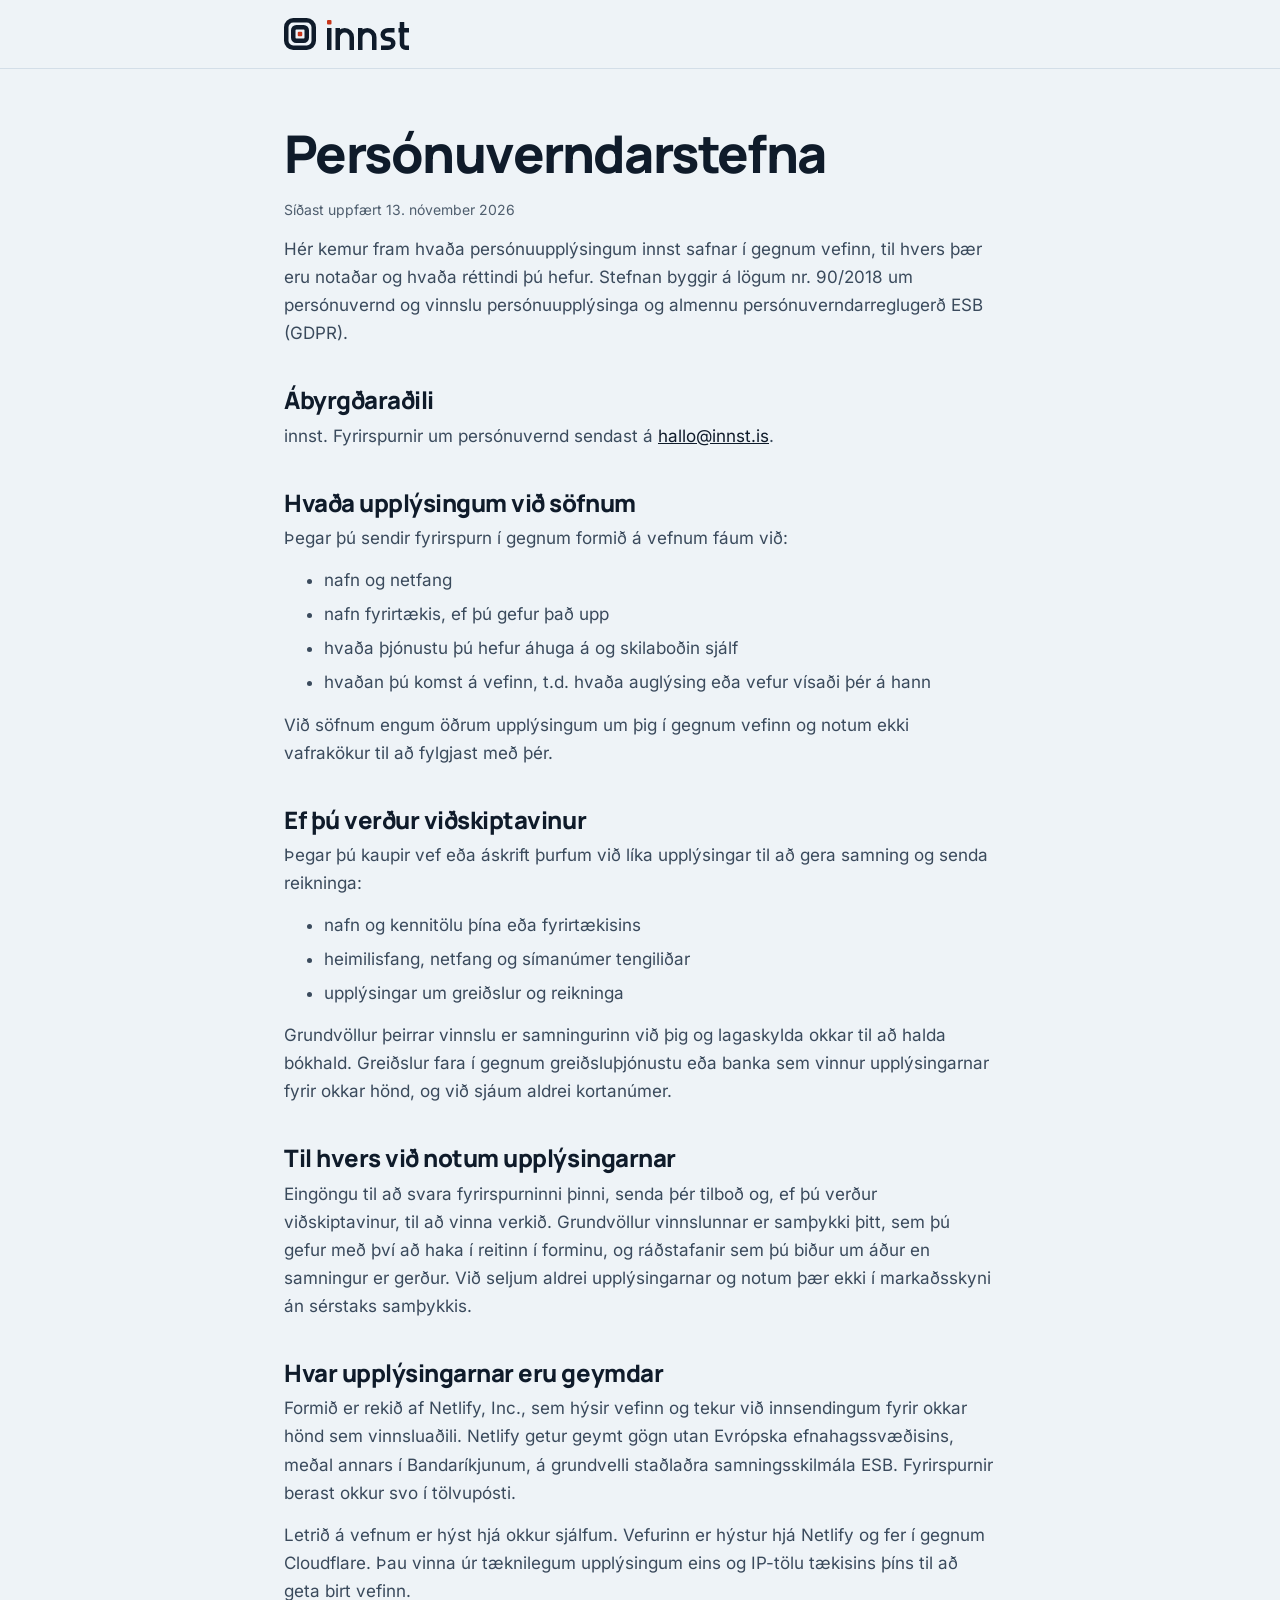
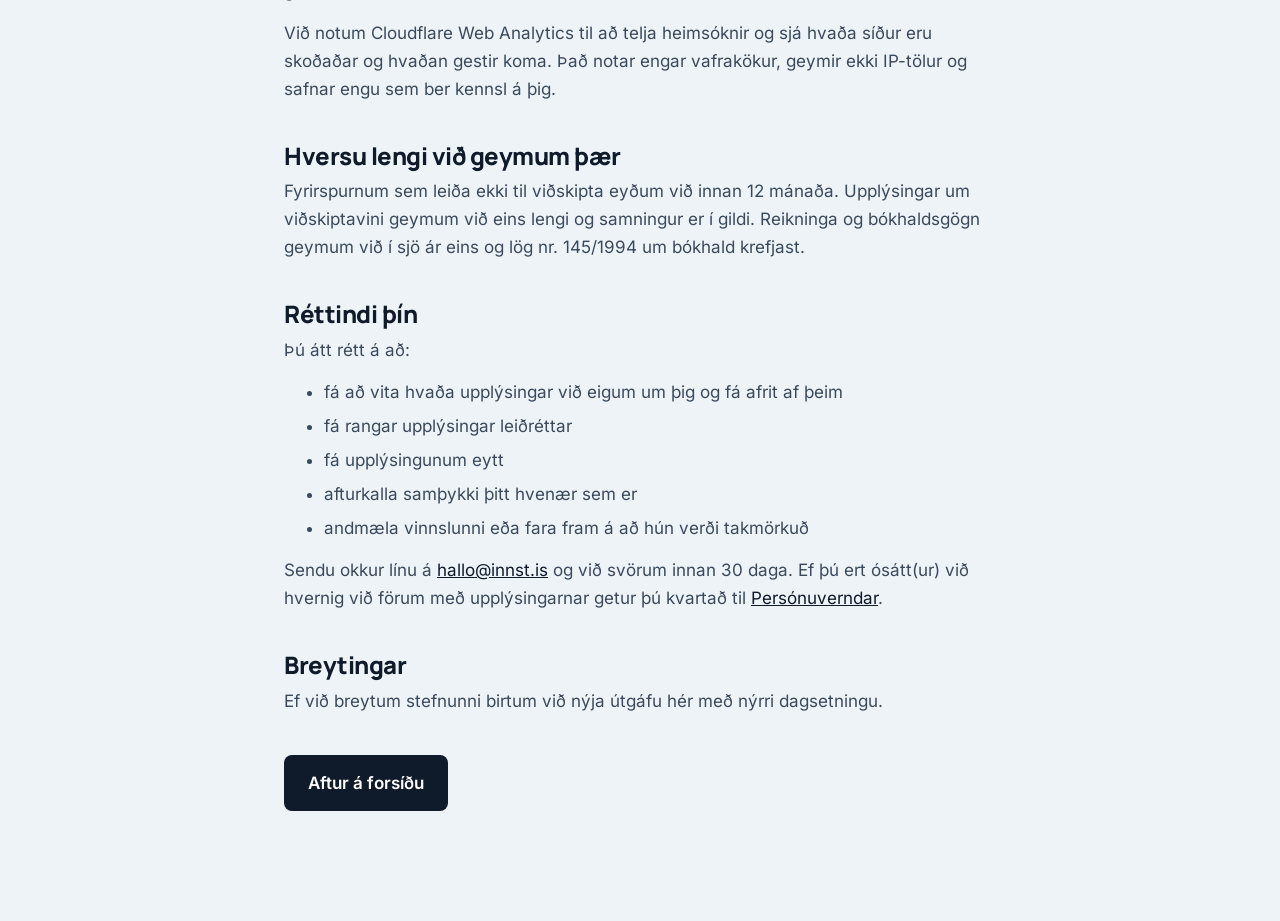
<file: personuvernd.html>
<!doctype html>
<html lang="is">
<head>
<meta charset="utf-8">
<meta name="viewport" content="width=device-width, initial-scale=1">
<title>Persónuverndarstefna — innst</title>
<meta name="description" content="Hvernig innst fer með persónuupplýsingar sem berast í gegnum vefinn.">
<link rel="canonical" href="https://innst.is/personuvernd">
<link rel="icon" href="favicon.svg" type="image/svg+xml">
<link rel="icon" href="favicon-32.png" sizes="32x32" type="image/png">
<link rel="apple-touch-icon" href="apple-touch-icon.png">
<link rel="stylesheet" href="assets/letur/letur.css">
<link rel="stylesheet" href="assets/sidur.css">
</head>
<body>
<header class="top">
<a href="/" aria-label="innst, forsíða"><img src="assets/merki/innst-merki-lart.svg" alt="" width="125" height="32"></a>
</header>
<main class="wrap">
<h1>Persónuverndarstefna</h1>
<p class="meta">Síðast uppfært 13. nóvember 2026</p>

<p>Hér kemur fram hvaða persónuupplýsingum innst safnar í gegnum vefinn, til hvers þær eru notaðar og hvaða réttindi þú hefur. Stefnan byggir á lögum nr. 90/2018 um persónuvernd og vinnslu persónuupplýsinga og almennu persónuverndarreglugerð ESB (GDPR).</p>

<h2>Ábyrgðaraðili</h2>
<p>innst<span hidden>, kt. [KENNITALA], [HEIMILISFANG]</span>. Fyrirspurnir um persónuvernd sendast á <a href="mailto:hallo@innst.is">hallo@innst.is</a>.</p>

<h2>Hvaða upplýsingum við söfnum</h2>
<p>Þegar þú sendir fyrirspurn í gegnum formið á vefnum fáum við:</p>
<ul>
<li>nafn og netfang</li>
<li>nafn fyrirtækis, ef þú gefur það upp</li>
<li>hvaða þjónustu þú hefur áhuga á og skilaboðin sjálf</li>
<li>hvaðan þú komst á vefinn, t.d. hvaða auglýsing eða vefur vísaði þér á hann</li>
</ul>
<p>Við söfnum engum öðrum upplýsingum um þig í gegnum vefinn og notum ekki vafrakökur til að fylgjast með þér.</p>

<h2>Ef þú verður viðskiptavinur</h2>
<p>Þegar þú kaupir vef eða áskrift þurfum við líka upplýsingar til að gera samning og senda reikninga:</p>
<ul>
<li>nafn og kennitölu þína eða fyrirtækisins</li>
<li>heimilisfang, netfang og símanúmer tengiliðar</li>
<li>upplýsingar um greiðslur og reikninga</li>
</ul>
<p>Grundvöllur þeirrar vinnslu er samningurinn við þig og lagaskylda okkar til að halda bókhald. Greiðslur fara í gegnum greiðsluþjónustu eða banka sem vinnur upplýsingarnar fyrir okkar hönd, og við sjáum aldrei kortanúmer.</p>

<h2>Til hvers við notum upplýsingarnar</h2>
<p>Eingöngu til að svara fyrirspurninni þinni, senda þér tilboð og, ef þú verður viðskiptavinur, til að vinna verkið. Grundvöllur vinnslunnar er samþykki þitt, sem þú gefur með því að haka í reitinn í forminu, og ráðstafanir sem þú biður um áður en samningur er gerður. Við seljum aldrei upplýsingarnar og notum þær ekki í markaðsskyni án sérstaks samþykkis.</p>

<h2>Hvar upplýsingarnar eru geymdar</h2>
<p>Formið er rekið af Netlify, Inc., sem hýsir vefinn og tekur við innsendingum fyrir okkar hönd sem vinnsluaðili. Netlify getur geymt gögn utan Evrópska efnahagssvæðisins, meðal annars í Bandaríkjunum, á grundvelli staðlaðra samningsskilmála ESB. Fyrirspurnir berast okkur svo í tölvupósti.</p>
<p>Letrið á vefnum er hýst hjá okkur sjálfum. Vefurinn er hýstur hjá Netlify og fer í gegnum Cloudflare. Þau vinna úr tæknilegum upplýsingum eins og IP-tölu tækisins þíns til að geta birt vefinn.</p>
<p>Við notum Cloudflare Web Analytics til að telja heimsóknir og sjá hvaða síður eru skoðaðar og hvaðan gestir koma. Það notar engar vafrakökur, geymir ekki IP-tölur og safnar engu sem ber kennsl á þig.</p>

<h2>Hversu lengi við geymum þær</h2>
<p>Fyrirspurnum sem leiða ekki til viðskipta eyðum við innan 12 mánaða. Upplýsingar um viðskiptavini geymum við eins lengi og samningur er í gildi. Reikninga og bókhaldsgögn geymum við í sjö ár eins og lög nr. 145/1994 um bókhald krefjast.</p>

<h2>Réttindi þín</h2>
<p>Þú átt rétt á að:</p>
<ul>
<li>fá að vita hvaða upplýsingar við eigum um þig og fá afrit af þeim</li>
<li>fá rangar upplýsingar leiðréttar</li>
<li>fá upplýsingunum eytt</li>
<li>afturkalla samþykki þitt hvenær sem er</li>
<li>andmæla vinnslunni eða fara fram á að hún verði takmörkuð</li>
</ul>
<p>Sendu okkur línu á <a href="mailto:hallo@innst.is">hallo@innst.is</a> og við svörum innan 30 daga. Ef þú ert ósátt(ur) við hvernig við förum með upplýsingarnar getur þú kvartað til <a href="https://www.personuvernd.is">Persónuverndar</a>.</p>

<h2>Breytingar</h2>
<p>Ef við breytum stefnunni birtum við nýja útgáfu hér með nýrri dagsetningu.</p>

<p style="margin-top: 40px"><a class="button" href="/">Aftur á forsíðu</a></p>
</main>
<!-- Cloudflare Web Analytics --><script type='module' src='https://static.cloudflareinsights.com/beacon.min.js' data-cf-beacon='{"token": "2d3fbfefe7d34773bc6aa583acd78531"}'></script><!-- End Cloudflare Web Analytics -->
</body>
</html>
</file>
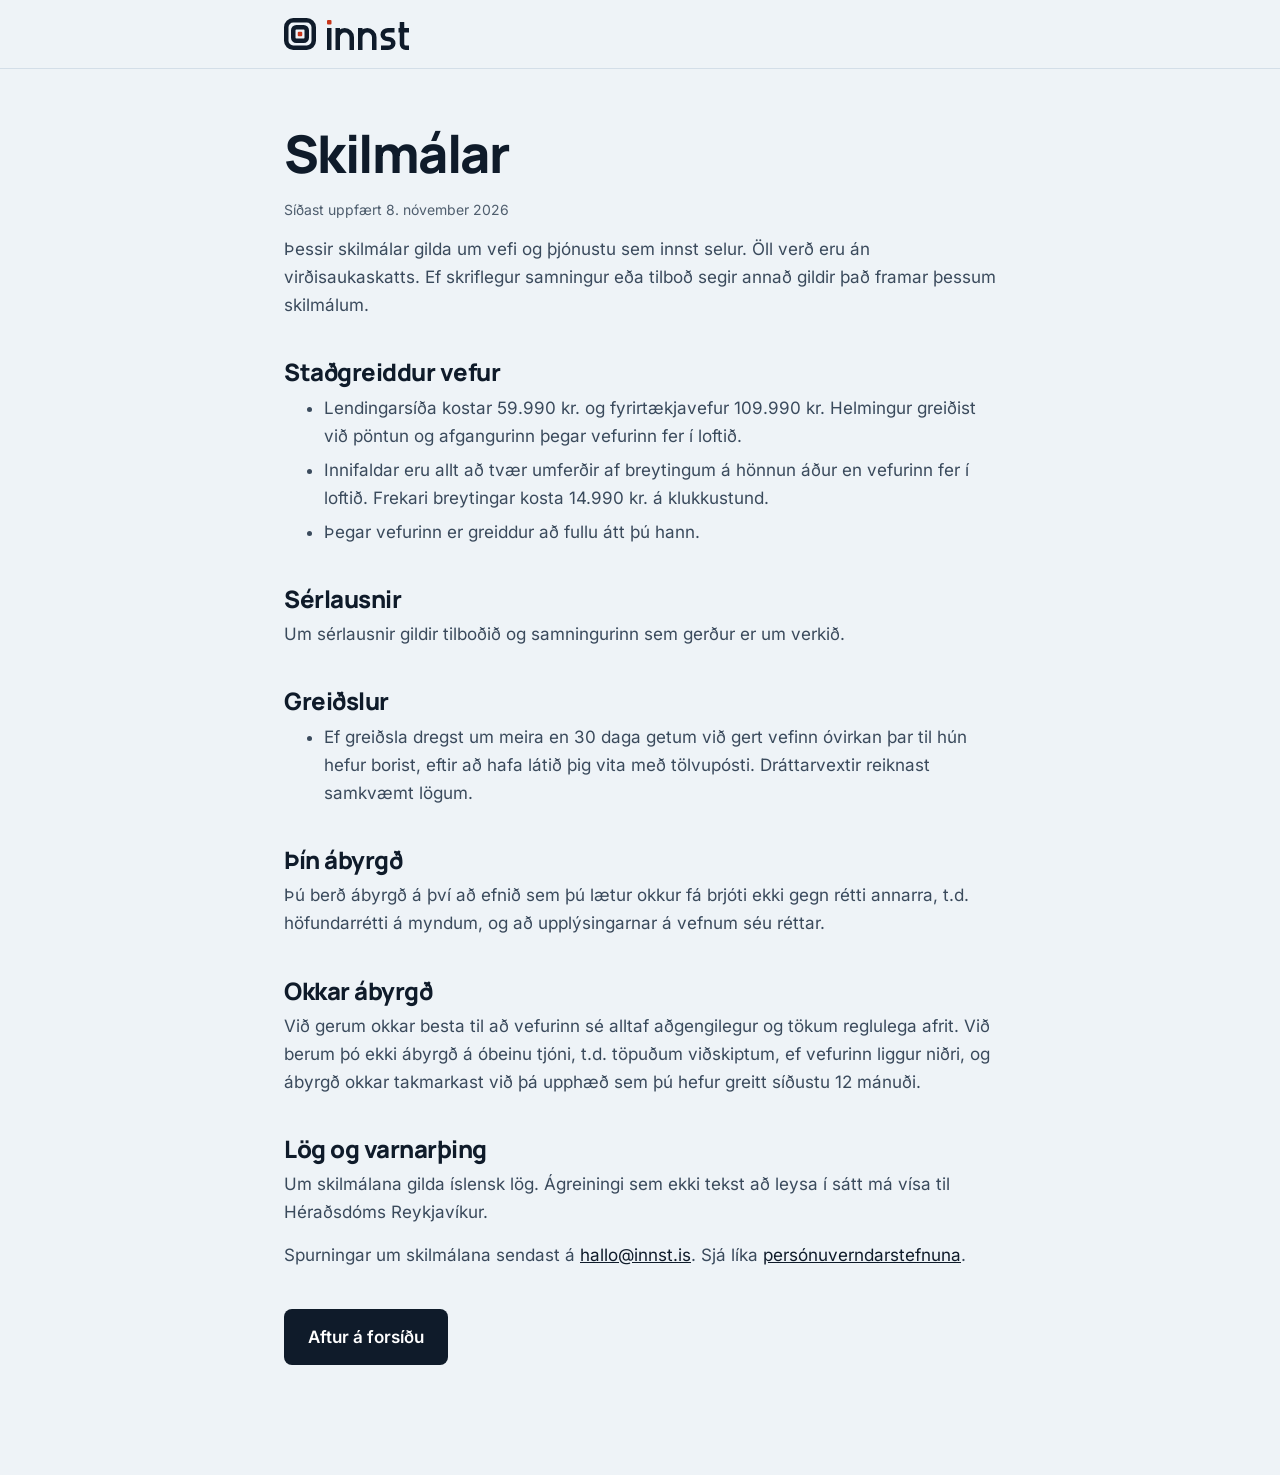
<file: skilmalar.html>
<!doctype html>
<html lang="is">
<head>
<meta charset="utf-8">
<meta name="viewport" content="width=device-width, initial-scale=1">
<title>Skilmálar — innst</title>
<meta name="description" content="Skilmálar innst fyrir vefi, sérlausnir og greiðslur.">
<link rel="canonical" href="https://innst.is/skilmalar">
<link rel="icon" href="favicon.svg" type="image/svg+xml">
<link rel="icon" href="favicon-32.png" sizes="32x32" type="image/png">
<link rel="apple-touch-icon" href="apple-touch-icon.png">
<link rel="stylesheet" href="assets/letur/letur.css">
<link rel="stylesheet" href="assets/sidur.css">
</head>
<body>
<header class="top">
<a href="/" aria-label="innst, forsíða"><img src="assets/merki/innst-merki-lart.svg" alt="" width="125" height="32"></a>
</header>
<main class="wrap">
<h1>Skilmálar</h1>
<p class="meta">Síðast uppfært 8. nóvember 2026</p>

<p>Þessir skilmálar gilda um vefi og þjónustu sem innst<span hidden>, kt. [KENNITALA],</span> selur. Öll verð eru án virðisaukaskatts. Ef skriflegur samningur eða tilboð segir annað gildir það framar þessum skilmálum.</p>

<div hidden>
<h2>Áskrift</h2>
<ul>
<li>Lendingarsíða kostar 12.990 kr. á mánuði og fyrirtækjavefur 18.990 kr. á mánuði. Ekkert stofngjald.</li>
<li>Innifalið er hönnun og smíði vefsins, hýsing, öryggisuppfærslur, afrit og 1 vinnustund á mánuði fyrir breytingar.</li>
<li>Ónotuð vinnustund færist ekki á milli mánaða. Vinna umfram hana kostar 14.990 kr. á klukkustund og er unnin eftir að þú samþykkir hana.</li>
<li>Binditíminn er 12 mánuðir frá því vefurinn fer í loftið. Eftir það heldur áskriftin áfram mánaðarlega og hægt er að segja henni upp með eins mánaðar fyrirvara.</li>
<li>Ef áskrift er sagt upp á binditímanum greiðast þeir mánuðir sem eftir eru af binditímanum.</li>
<li>Á meðan áskriftin er í gildi á innst vefinn sjálfan, þ.e. hönnunina og kóðann. Efnið sem þú leggur til, texti, myndir og merki, og lénið eru alltaf þín eign.</li>
<li>Eftir 12 mánuði getur þú keypt vefinn út fyrir 29.990 kr. (lendingarsíða) eða 49.990 kr. (fyrirtækjavefur). Þá færist vefurinn til þín og áskriftinni lýkur, en þú getur haldið hýsingu og umsjón hjá okkur ef þú vilt.</li>
<li>Ef áskrift lýkur án útkaupa tekur innst vefinn úr loftinu. Þú færð efnið þitt afhent og lénið er áfram þitt.</li>
</ul>
</div>

<h2>Staðgreiddur vefur</h2>
<ul>
<li>Lendingarsíða kostar 59.990 kr. og fyrirtækjavefur 109.990 kr. Helmingur greiðist við pöntun og afgangurinn þegar vefurinn fer í loftið.</li>
<li>Innifaldar eru allt að tvær umferðir af breytingum á hönnun áður en vefurinn fer í loftið. Frekari breytingar kosta 14.990 kr. á klukkustund.</li>
<li>Þegar vefurinn er greiddur að fullu átt þú hann.</li>
<li hidden>Hýsing kostar 3.990 kr. á mánuði og er án binditíma. Einnig er hægt að velja Umsjón í stað hýsingar.</li>
</ul>

<div hidden>
<h2>Umsjón og Vöxtur</h2>
<ul>
<li>Umsjón kostar 4.990 kr. á mánuði og Vöxtur 19.990 kr. á mánuði. Hvorugt er með binditíma og hægt er að segja upp með eins mánaðar fyrirvara.</li>
<li>Innifaldar vinnustundir færast ekki á milli mánaða.</li>
<li>Við vinnum að því að bæta sýnileika vefsins á leitarvélum, en enginn getur lofað tilteknu sæti á Google, og það gerum við ekki heldur.</li>
</ul>
</div>

<h2>Sérlausnir</h2>
<p>Um sérlausnir gildir tilboðið og samningurinn sem gerður er um verkið.</p>

<h2>Greiðslur</h2>
<ul>
<li hidden>Mánaðargjöld greiðast fyrirfram í upphafi hvers mánaðar.</li>
<li>Ef greiðsla dregst um meira en 30 daga getum við gert vefinn óvirkan þar til hún hefur borist, eftir að hafa látið þig vita með tölvupósti. Dráttarvextir reiknast samkvæmt lögum.</li>
<li hidden>Verð getur breyst einu sinni á ári. Breytingar tilkynnum við með minnst eins mánaðar fyrirvara og þær hafa ekki áhrif á binditíma sem er í gangi.</li>
</ul>

<h2>Þín ábyrgð</h2>
<p>Þú berð ábyrgð á því að efnið sem þú lætur okkur fá brjóti ekki gegn rétti annarra, t.d. höfundarrétti á myndum, og að upplýsingarnar á vefnum séu réttar.</p>

<h2>Okkar ábyrgð</h2>
<p>Við gerum okkar besta til að vefurinn sé alltaf aðgengilegur og tökum reglulega afrit. Við berum þó ekki ábyrgð á óbeinu tjóni, t.d. töpuðum viðskiptum, ef vefurinn liggur niðri, og ábyrgð okkar takmarkast við þá upphæð sem þú hefur greitt síðustu 12 mánuði.</p>

<h2>Lög og varnarþing</h2>
<p>Um skilmálana gilda íslensk lög. Ágreiningi sem ekki tekst að leysa í sátt má vísa til Héraðsdóms Reykjavíkur.</p>

<p>Spurningar um skilmálana sendast á <a href="mailto:hallo@innst.is">hallo@innst.is</a>. Sjá líka <a href="/personuvernd">persónuverndarstefnuna</a>.</p>

<p style="margin-top: 40px"><a class="button" href="/">Aftur á forsíðu</a></p>
</main>
<!-- Cloudflare Web Analytics --><script type='module' src='https://static.cloudflareinsights.com/beacon.min.js' data-cf-beacon='{"token": "2d3fbfefe7d34773bc6aa583acd78531"}'></script><!-- End Cloudflare Web Analytics -->
</body>
</html>
</file>
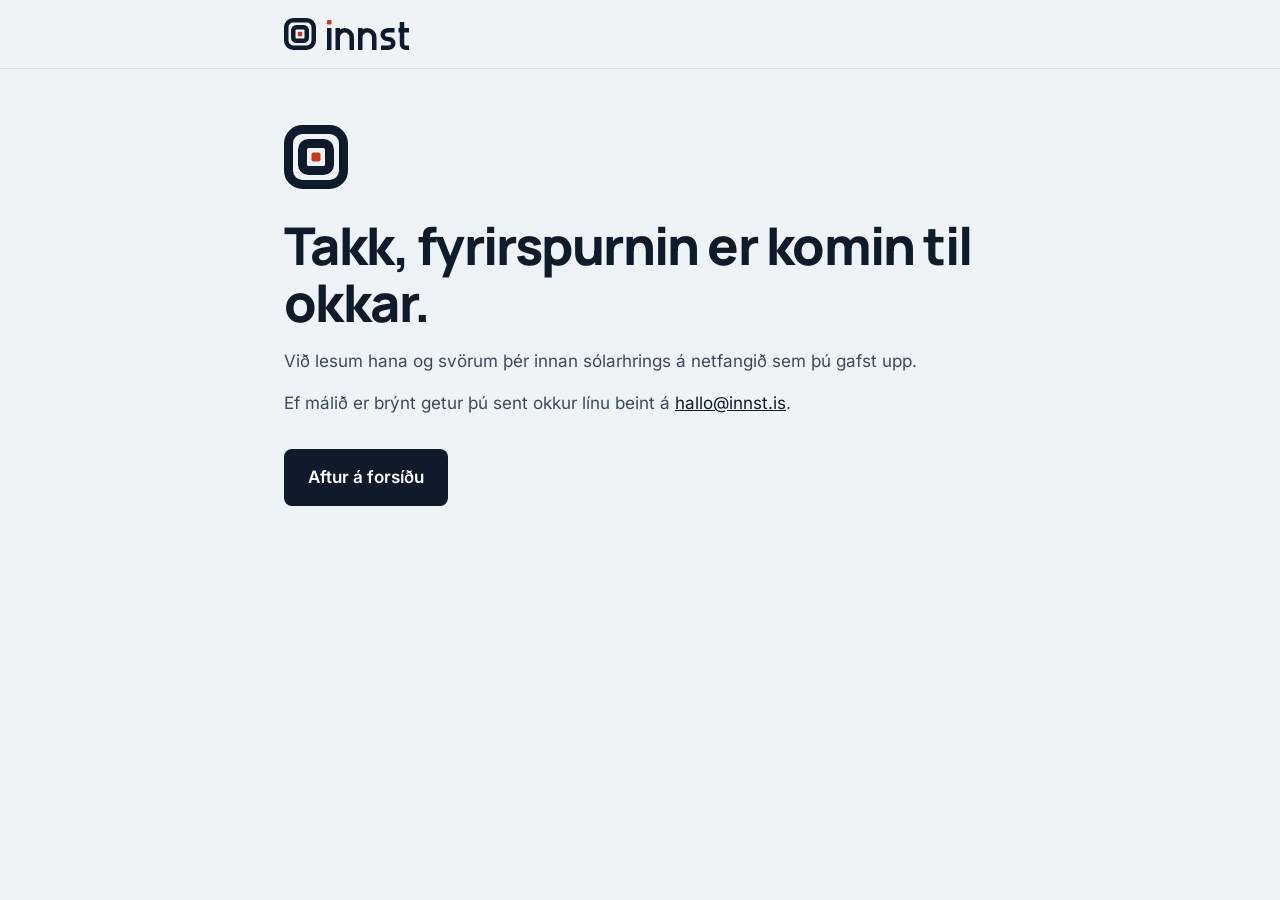
<file: takk.html>
<!doctype html>
<html lang="is">
<head>
<meta charset="utf-8">
<meta name="viewport" content="width=device-width, initial-scale=1">
<title>Takk fyrir — innst</title>
<meta name="robots" content="noindex">
<link rel="icon" href="favicon.svg" type="image/svg+xml">
<link rel="icon" href="favicon-32.png" sizes="32x32" type="image/png">
<link rel="apple-touch-icon" href="apple-touch-icon.png">
<link rel="stylesheet" href="assets/letur/letur.css">
<link rel="stylesheet" href="assets/sidur.css">
</head>
<body>
<header class="top">
<a href="/" aria-label="innst, forsíða"><img src="assets/merki/innst-merki-lart.svg" alt="" width="125" height="32"></a>
</header>
<main class="wrap">
<img src="assets/merki/innst-takn.svg" alt="" width="64" height="64" style="display: block; margin-bottom: 28px">
<h1>Takk, fyrirspurnin er komin til okkar.</h1>
<p>Við lesum hana og svörum þér innan sólarhrings á netfangið sem þú gafst upp.</p>
<p>Ef málið er brýnt getur þú sent okkur línu beint á <a href="mailto:hallo@innst.is">hallo@innst.is</a>.</p>
<p style="margin-top: 32px"><a class="button" href="/">Aftur á forsíðu</a></p>
</main>
<!-- Cloudflare Web Analytics --><script type='module' src='https://static.cloudflareinsights.com/beacon.min.js' data-cf-beacon='{"token": "2d3fbfefe7d34773bc6aa583acd78531"}'></script><!-- End Cloudflare Web Analytics -->
</body>
</html>
</file>
<file: assets/letur/letur.css>
/* Letur hýst á vefnum sjálfum (SIL Open Font License, sjá OFL-*.txt).
   Aðeins latneskir stafir og íslenskir sérstafir. */
@font-face{font-family:"Manrope";src:url("manrope.woff") format("woff");font-weight:500 800;font-style:normal;font-display:swap}
@font-face{font-family:"Inter";src:url("inter.woff") format("woff");font-weight:400 600;font-style:normal;font-display:swap}
</file>
<file: assets/sidur.css>
/* Shared styles for the simple subpages (persónuvernd, takk). */
:root {
  --ink: #0F1B2A;
  --ink-soft: #3A4A5C;
  --paper: #EEF3F7;
  --rule: #D3DEE8;
  --core: #C8361B;
}
* { box-sizing: border-box; }
body {
  margin: 0;
  background: var(--paper);
  color: var(--ink);
  font-family: Inter, system-ui, sans-serif;
  font-size: 17px;
  line-height: 1.65;
}
a { color: var(--ink); }
a:hover { color: var(--ink-soft); }
.top {
  border-bottom: 1px solid var(--rule);
}
.top a {
  display: flex;
  max-width: 760px;
  margin: 0 auto;
  padding: 18px 24px;
}
.wrap {
  max-width: 760px;
  margin: 0 auto;
  padding: 56px 24px 96px;
}
h1, h2 {
  font-family: Manrope, Inter, sans-serif;
  font-weight: 800;
  letter-spacing: -0.03em;
  line-height: 1.1;
}
h1 { font-size: clamp(34px, 5vw, 52px); margin: 0 0 16px; }
h2 { font-size: 24px; margin: 40px 0 8px; letter-spacing: -0.02em; }
p, ul { margin: 0 0 14px; color: var(--ink-soft); }
li { margin-bottom: 6px; }
.meta { font-size: 14px; color: #4F5E6E; }
.button {
  display: inline-flex;
  align-items: center;
  min-height: 52px;
  padding: 14px 24px;
  border-radius: 8px;
  background: var(--ink);
  color: #FFFFFF;
  font-weight: 600;
  text-decoration: none;
}
.button:hover { color: #FFFFFF; background: #13233A; }
</file>
